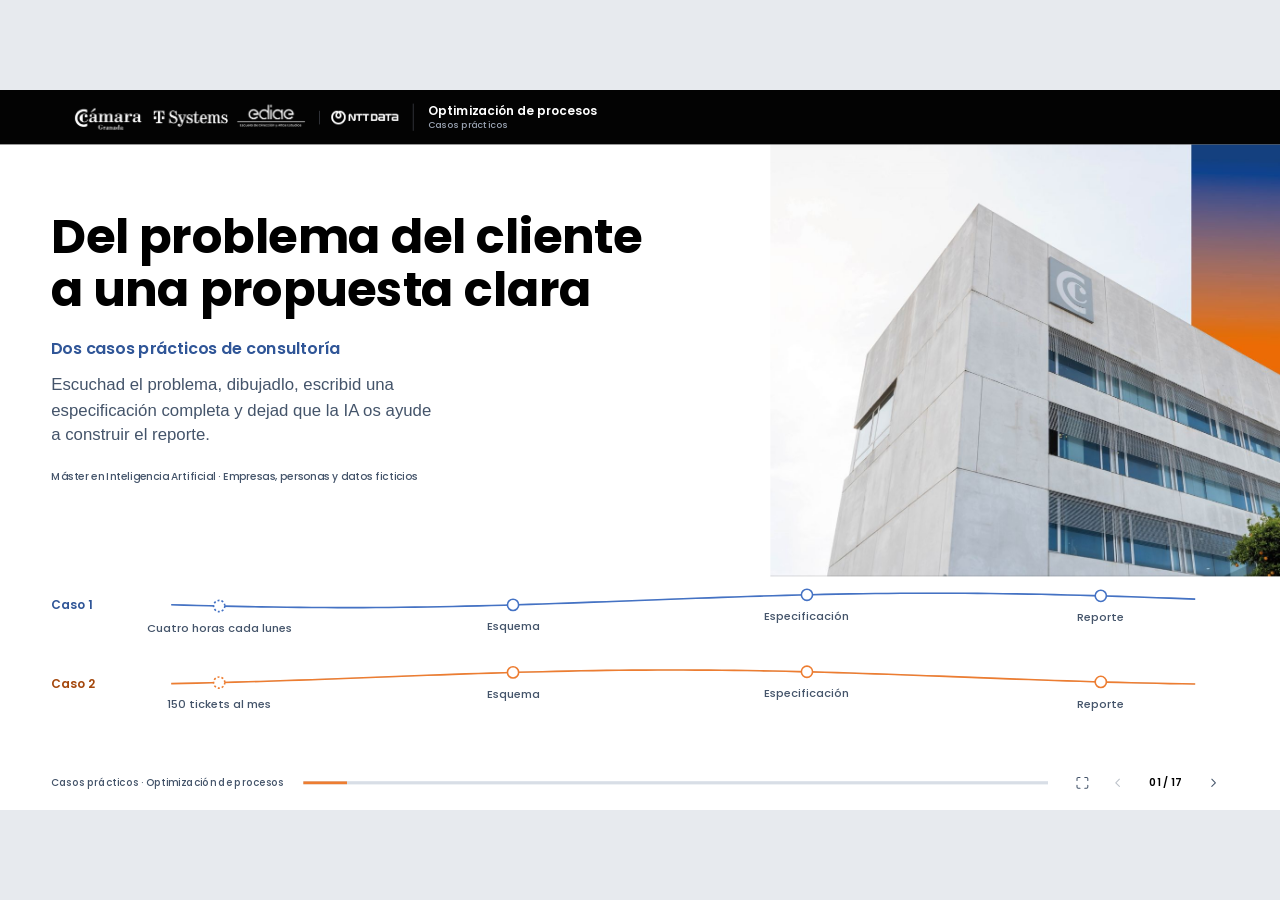
<file: Para clase/_fuente/casos.html>
<!doctype html>
<html lang="es">
<head>
  <meta charset="utf-8">
  <meta name="viewport" content="width=device-width, initial-scale=1">
  <title>Casos prácticos de optimización</title>
  <meta name="description" content="Dos casos ficticios de consultoría para practicar: entender un proceso, dibujarlo, especificar una propuesta y construir el reporte con ayuda de una IA.">
  <link rel="stylesheet" href="casos.css">
</head>
<body>

  <!-- Iconos (trazo 1.75, 24×24) -->
  <svg class="sprite" aria-hidden="true" focusable="false">
    <symbol id="i-diagram" viewBox="0 0 24 24"><rect x="3" y="3" width="7" height="6" rx="1.5"/><rect x="14" y="15" width="7" height="6" rx="1.5"/><path d="M10 6h3.5a2 2 0 0 1 2 2v7"/></symbol>
    <symbol id="i-plus" viewBox="0 0 24 24"><path d="M12 5v14M5 12h14"/></symbol>
    <symbol id="i-minus" viewBox="0 0 24 24"><path d="M5 12h14"/></symbol>
    <symbol id="i-fit" viewBox="0 0 24 24"><path d="M3 8V5a2 2 0 0 1 2-2h3M16 3h3a2 2 0 0 1 2 2v3M21 16v3a2 2 0 0 1-2 2h-3M8 21H5a2 2 0 0 1-2-2v-3"/><rect x="8" y="8" width="8" height="8" rx="1"/></symbol>
    <symbol id="i-expand" viewBox="0 0 24 24"><path d="M15 3h6v6M9 21H3v-6M21 3l-7 7M3 21l7-7"/></symbol>
    <symbol id="i-close" viewBox="0 0 24 24"><path d="M18 6 6 18M6 6l12 12"/></symbol>
    <symbol id="i-arrow" viewBox="0 0 24 24"><path d="M5 12h14M13 6l6 6-6 6"/></symbol>
    <symbol id="i-prev" viewBox="0 0 24 24"><path d="m15 18-6-6 6-6"/></symbol>
    <symbol id="i-next" viewBox="0 0 24 24"><path d="m9 18 6-6-6-6"/></symbol>
    <symbol id="i-screen" viewBox="0 0 24 24"><path d="M8 3H5a2 2 0 0 0-2 2v3M21 8V5a2 2 0 0 0-2-2h-3M16 21h3a2 2 0 0 0 2-2v-3M3 16v3a2 2 0 0 0 2 2h3"/></symbol>
    <symbol id="i-check" viewBox="0 0 24 24"><circle cx="12" cy="12" r="9"/><path d="m8.5 12.5 2.5 2.5 4.5-5"/></symbol>
    <symbol id="i-tick" viewBox="0 0 24 24"><path d="m5 12.5 4.5 4.5L19 7.5"/></symbol>
    <symbol id="i-clock" viewBox="0 0 24 24"><circle cx="12" cy="12" r="9"/><path d="M12 7v5l3 2"/></symbol>
    <symbol id="i-file" viewBox="0 0 24 24"><path d="M14 3H7a2 2 0 0 0-2 2v14a2 2 0 0 0 2 2h10a2 2 0 0 0 2-2V8z"/><path d="M14 3v5h5M9 13h6M9 17h4"/></symbol>
    <symbol id="i-question" viewBox="0 0 24 24"><circle cx="12" cy="12" r="9"/><path d="M9.5 9.5a2.5 2.5 0 0 1 4.9.7c0 1.7-2.4 2.3-2.4 3.8M12 17h.01"/></symbol>
    <symbol id="i-user" viewBox="0 0 24 24"><circle cx="12" cy="8" r="4"/><path d="M4 21a8 8 0 0 1 16 0"/></symbol>
    <symbol id="i-warn" viewBox="0 0 24 24"><path d="M10.3 3.9 2.4 18a2 2 0 0 0 1.7 3h15.8a2 2 0 0 0 1.7-3L13.7 3.9a2 2 0 0 0-3.4 0z"/><path d="M12 9v4M12 17h.01"/></symbol>
    <symbol id="i-bulb" viewBox="0 0 24 24"><path d="M9 18h6M10 21h4M12 3a6 6 0 0 0-3.6 10.8c.6.5 1 1.2 1.1 2V16h5v-.2c.1-.8.5-1.5 1.1-2A6 6 0 0 0 12 3z"/></symbol>
    <symbol id="i-lock" viewBox="0 0 24 24"><rect x="4" y="11" width="16" height="10" rx="2"/><path d="M8 11V7a4 4 0 0 1 8 0v4"/></symbol>
    <symbol id="i-target" viewBox="0 0 24 24"><circle cx="12" cy="12" r="9"/><circle cx="12" cy="12" r="5"/><circle cx="12" cy="12" r="1"/></symbol>
    <symbol id="i-pen" viewBox="0 0 24 24"><path d="M12 20h9"/><path d="M16.5 3.5a2.1 2.1 0 0 1 3 3L7 19l-4 1 1-4z"/></symbol>
    <symbol id="i-code" viewBox="0 0 24 24"><path d="m8 7-5 5 5 5M16 7l5 5-5 5"/></symbol>
    <symbol id="i-download" viewBox="0 0 24 24"><path d="M12 4v11M7 10l5 5 5-5M5 20h14"/></symbol>
    <symbol id="i-eye" viewBox="0 0 24 24"><path d="M2 12s3.6-7 10-7 10 7 10 7-3.6 7-10 7S2 12 2 12z"/><circle cx="12" cy="12" r="3"/></symbol>
    <symbol id="i-external" viewBox="0 0 24 24"><path d="M14 4h6v6M20 4l-9 9M18 14v5a1 1 0 0 1-1 1H5a1 1 0 0 1-1-1V7a1 1 0 0 1 1-1h5"/></symbol>
    <symbol id="i-tool" viewBox="0 0 24 24"><path d="M14.7 6.3a4 4 0 0 0-5.4 5.4L3 18l3 3 6.3-6.3a4 4 0 0 0 5.4-5.4l-2.6 2.6-2.4-.6-.6-2.4z"/></symbol>
  </svg>

  <div class="viewport" id="viewport">
    <div class="stage" id="stage">

      <header class="chrome-top">
        <ul class="chrome-top__logos" aria-label="Entidades participantes">
          <li><img src="assets/img/logos-corporativos.png" alt="Cámara de Comercio de Granada, T-Systems" width="520" height="55"></li>
          <li class="lg-ntt"><img src="assets/img/logo-nttdata.png" alt="NTT DATA" width="314" height="64"></li>
        </ul>
        <span class="brand">
          <span class="brand__name">Casos prácticos</span>
          <span class="chrome-top__section" id="section-label">Optimización de procesos</span>
        </span>
      </header>

      <nav class="rail" id="rail" aria-label="Recorrido de cada caso">
        <div class="rail__track" id="rail-track"></div>
        <span class="rail__marker" id="rail-marker" aria-hidden="true"></span>
      </nav>

      <main class="slides" id="slides" aria-live="off">

        <!-- 01 · Portada -->
        <section class="slide slide--cover" id="portada" data-section="Optimización de procesos" aria-label="Portada">
          <div class="cover">
            <h1 class="cover__title">Del problema del cliente a una propuesta clara</h1>
            <p class="cover__kind">Dos casos prácticos de consultoría</p>
            <p class="cover__sub">Escuchad el problema, dibujadlo, escribid una especificación completa y dejad que la IA os ayude a construir el reporte.</p>
            <p class="cover__meta">Máster en Inteligencia Artificial · Empresas, personas y datos ficticios</p>
          </div>
          <div class="lanes" data-lanes aria-hidden="true"></div>
        </section>

        <!-- 02 · Método -->
        <section class="slide slide--light" id="metodo" data-section="Cómo vamos a trabajar" aria-label="Cómo vamos a trabajar">
          <div class="method">
            <div class="method__head">
              <h2>Cómo vamos a trabajar</h2>
              <p class="lede">El mismo camino que seguimos con un cliente real. La IA solo entra al final: el valor está en entender el problema y saber explicarlo.</p>
            </div>
            <div class="method__steps" role="tablist" aria-label="Pasos del método" data-method></div>
            <div class="method__detail" id="method-detail" role="tabpanel" aria-live="polite"></div>
            <p class="method__note"><b>Por qué en este orden</b>Si los tres primeros pasos están bien hechos, el cuarto es rápido. Si no, la IA rellena los huecos inventando, y lo hace con mucha seguridad.</p>
          </div>
        </section>

        <!-- 03 · Los dos casos -->
        <section class="slide slide--light" id="casos" data-section="Los dos casos" aria-label="Dos casos, dos niveles">
          <div class="start">
            <div class="start__head">
              <h2>Dos casos, dos niveles</h2>
              <p class="lede">Elegid uno. El primero es un problema de datos con reglas fijas; el segundo añade un punto en el que alguien tiene que «leer» documentos.</p>
            </div>

            <div class="compare" role="table" aria-label="Comparación entre los dos casos">
              <div class="compare__row compare__row--head" role="row">
                <span role="columnheader"><span class="visually-hidden">Aspecto</span></span>
                <button type="button" class="compare__who compare__who--c1" role="columnheader" data-goto="c1-contexto">
                  <b>Caso 1 · Las ventas del lunes</b><span>Lucía · cadena de tiendas de bicicletas</span>
                </button>
                <button type="button" class="compare__who compare__who--c2" role="columnheader" data-goto="c2-contexto">
                  <b>Caso 2 · Las notas de gastos</b><span>Javier · consultora de 80 personas</span>
                </button>
              </div>
              <div class="compare__row" role="row">
                <span class="compare__k" role="rowheader">Qué hace hoy</span>
                <p role="cell">Junta cada lunes los Excel de ventas de seis tiendas y prepara un resumen para dirección.</p>
                <p role="cell">Revisa uno a uno los gastos de viaje que suben los empleados antes de pagarlos.</p>
              </div>
              <div class="compare__row" role="row">
                <span class="compare__k" role="rowheader">Dónde duele</span>
                <p role="cell"><b>Cuatro horas de copiar, pegar y corregir</b>, y unas cifras en las que dirección no confía.</p>
                <p role="cell"><b>Tres días al mes leyendo tickets</b>, idas y vueltas por email y empleados que tardan semanas en cobrar.</p>
              </div>
              <div class="compare__row" role="row">
                <span class="compare__k" role="rowheader">Qué datos hay</span>
                <p role="cell">Seis ficheros por semana, cada uno a su manera, y un catálogo de productos.</p>
                <p role="cell">Un formulario que guarda en una hoja de cálculo, las fotos de los tickets y una política en PDF.</p>
              </div>
              <div class="compare__row" role="row">
                <span class="compare__k" role="rowheader">Para quién es el reporte</span>
                <p role="cell">Lucía y el director, que no son técnicos.</p>
                <p role="cell">Javier y la directora financiera, que tiene que aprobar el cambio.</p>
              </div>
              <div class="compare__row" role="row">
                <span class="compare__k" role="rowheader">Dificultad</span>
                <p role="cell"><span class="level" aria-label="Nivel 1 de 3"><i class="on"></i><i></i><i></i></span>Buen primer caso</p>
                <p role="cell"><span class="level" aria-label="Nivel 2 de 3"><i class="on"></i><i class="on"></i><i></i></span>Un paso más</p>
              </div>
            </div>

            <p class="start__note"><svg class="ic" aria-hidden="true"><use href="#i-question"/></svg>No hay una única solución correcta. Se valora que la propuesta resuelva el problema que el cliente tiene de verdad, sea sencilla y esté bien explicada.</p>
          </div>
        </section>

        <!-- 04 · Caso 1 · Contexto -->
        <section class="slide slide--module" id="c1-contexto" data-step="c1-contexto" data-who="c1" data-section="Caso 1 · Las ventas del lunes" aria-label="Caso 1: quién es Lucía y qué le pasa">
          <div class="intro">
            <div class="intro__story">
              <p class="person"><span class="person__avatar" aria-hidden="true">L</span><span><b>Lucía</b>Responsable de administración · Rodalia, cadena de seis tiendas de bicicletas</span></p>
              <blockquote class="quote">«Cada lunes pierdo la mañana copiando y pegando. Y cuando el director me pregunta si las cifras están bien, no siempre sé qué contestarle.»</blockquote>
              <p class="intro__text">Cada tienda le envía por email un Excel con las ventas de la semana. Lucía los junta en un Excel maestro, los corrige y prepara un resumen que el director quiere tener <b>antes de las 12:00</b>.</p>
              <p class="fiction">Caso ficticio: la empresa, las personas y los datos son inventados.</p>
            </div>
            <div class="intro__facts">
              <dl class="figures">
                <div><dt>Tiendas</dt><dd>6</dd><dd class="figures__sub">cinco físicas y una online</dd></div>
                <div><dt>Líneas de venta</dt><dd>~1.200</dd><dd class="figures__sub">cada semana</dd></div>
                <div><dt>Tiempo de Lucía</dt><dd>4 h</dd><dd class="figures__sub">todos los lunes</dd></div>
                <div><dt>Productos en catálogo</dt><dd>380</dd><dd class="figures__sub">cada uno con su código</dd></div>
              </dl>
              <div class="tools">
                <h3>Con qué trabaja hoy</h3>
                <ul><li>Correo electrónico</li><li>Excel</li><li>Carpeta compartida en la nube</li><li>Catálogo de productos en Excel</li></ul>
              </div>
            </div>
          </div>
        </section>

        <!-- 05 · Caso 1 · Hoy -->
        <section class="slide slide--module" id="c1-hoy" data-step="c1-hoy" data-who="c1" data-section="Caso 1 · Las ventas del lunes" aria-label="Caso 1: cómo lo hace hoy Lucía">
          <div class="module">
            <div class="module__text">
              <h2 class="module__title">Así es el lunes de Lucía</h2>
              <ul class="chips"><li>Cada lunes</li><li>Seis ficheros</li><li>Todo a mano</li></ul>
              <p class="module__claim">Casi todo el trabajo consiste en dejar los datos de cada tienda como deberían haber llegado.</p>
              <h3 class="module__label">Qué pasa hoy</h3>
              <ol class="how">
                <li>Descarga los adjuntos y <b>abre los ficheros uno a uno</b>.</li>
                <li>Copia las filas al maestro y <b>corrige fechas, columnas y nombres</b> de producto.</li>
                <li>Hace el resumen y, si algo no cuadra, <b>repasa fila a fila</b>.</li>
              </ol>
              <dl class="deps">
                <div><dt><svg class="ic" aria-hidden="true"><use href="#i-clock"/></svg>Tiempo</dt><dd>Unas cuatro horas cada lunes, siempre con prisa.</dd></div>
                <div><dt><svg class="ic" aria-hidden="true"><use href="#i-warn"/></svg>Errores</dt><dd>En septiembre una tienda se contó dos veces.</dd></div>
                <div><dt><svg class="ic" aria-hidden="true"><use href="#i-user"/></svg>Dirección</dt><dd>Recibe el informe tarde y duda de las cifras.</dd></div>
              </dl>
            </div>
            <div class="viewer">
              <div class="viewer__bar">
                <span class="viewer__title"><svg class="ic" aria-hidden="true"><use href="#i-user"/></svg>Lo que contó Lucía en la reunión</span>
                <span class="sample">Notas sin ordenar</span>
              </div>
              <div class="viewer__body viewer__body--flow">
                <ul class="notes" aria-label="Notas de la reunión con Lucía">
                  <li>«Copio las filas de cada fichero al Excel maestro, el de todo el año. Cuando las columnas vienen en otro orden, voy columna a columna.»</li>
                  <li>«Las tiendas me mandan el Excel por email. Se supone que antes de las 10:00.»</li>
                  <li>«Actualizo la tabla dinámica y el gráfico, y lo comparo a ojo con la semana anterior.»</li>
                  <li>«Si falta una tienda, la llamo o le escribo y espero.»</li>
                  <li>«Quito las filas repetidas, de cuando una tienda manda dos versiones, y las filas de TOTAL.»</li>
                  <li>«Con mi informe, el director decide las reposiciones y las promociones de la semana.»</li>
                  <li>«Guardo los adjuntos en una carpeta y los abro uno a uno, porque cada semana vienen distintos.»</li>
                  <li>«Si algo le parece raro, el director me pregunta y yo vuelvo a repasar los datos fila a fila.»</li>
                  <li>«Unifico las fechas, convierto los importes que vienen como texto y busco en el catálogo el código de cada producto.»</li>
                  <li>«Exporto el resumen a PDF y se lo mando al director. Lo quiere a las 12:00, pero muchas veces llega más tarde.»</li>
                </ul>
              </div>
              <div class="task">
                <p class="task__text"><b>Vuestra tarea</b>Con estas notas, dibujad cómo es hoy el proceso: quién hace cada paso, qué datos entran y salen, y dónde duele. Ese dibujo irá en vuestro reporte, junto a la propuesta, para que Lucía vea que habéis entendido su problema.</p>
                <a class="btn btn--primary" href="https://excalidraw.com" target="_blank" rel="noopener"><svg class="ic" aria-hidden="true"><use href="#i-pen"/></svg>Abrir Excalidraw<svg class="ic" aria-hidden="true"><use href="#i-external"/></svg><span class="visually-hidden"> (se abre en una pestaña nueva)</span></a>
              </div>
            </div>
          </div>
        </section>

        <!-- 06 · Caso 1 · Datos -->
        <section class="slide slide--module" id="c1-datos" data-step="c1-datos" data-who="c1" data-section="Caso 1 · Las ventas del lunes" aria-label="Caso 1: los ficheros que recibe Lucía">
          <div class="module">
            <div class="module__text">
              <h2 class="module__title">Seis tiendas, seis formatos</h2>
              <p class="module__claim">Todas envían las ventas de la semana, pero cada una a su manera. Abrid cada fichero y fijaos en qué tendría que corregir Lucía.</p>
              <h3 class="module__label">Elige un fichero</h3>
              <div class="cases" role="radiogroup" aria-label="Ficheros de cada tienda" data-cases="ficheros"></div>
            </div>
            <div class="viewer">
              <div class="viewer__bar">
                <span class="viewer__title" id="file-title"><svg class="ic" aria-hidden="true"><use href="#i-file"/></svg><span></span></span>
                <span class="sample">Datos de ejemplo</span>
              </div>
              <div class="viewer__body viewer__body--flow">
                <div class="sheet" id="sheet-c1"></div>
              </div>
            </div>
          </div>
        </section>

        <!-- 07 · Caso 1 · Reto -->
        <section class="slide slide--soft" id="c1-reto" data-step="c1-reto" data-who="c1" data-section="Caso 1 · Las ventas del lunes" aria-label="Caso 1: el encargo">
          <div class="brief">
            <div class="brief__head">
              <h2>El encargo de Lucía</h2>
              <p class="brief__ask">«Quiero que el lunes a las 10:30 el resumen esté hecho y pueda dedicarme a revisarlo, no a fabricarlo. Y saber al momento qué tienda no ha enviado.»</p>
            </div>
            <div class="brief__cols">
              <div class="brief__col">
                <h3><svg class="ic" aria-hidden="true"><use href="#i-lock"/></svg>Lo que hay que respetar</h3>
                <ul class="dots">
                  <li>No hay presupuesto para un ERP ni para software de pago.</li>
                  <li>Las tiendas pueden usar una plantilla común, pero no van a aprender herramientas nuevas.</li>
                  <li>Lucía domina Excel, pero no programa. Lo que se haga, tiene que poder lanzarlo ella.</li>
                  <li>El informático externo viene un día a la semana.</li>
                </ul>
              </div>
              <div class="brief__col">
                <h3><svg class="ic" aria-hidden="true"><use href="#i-question"/></svg>Preguntas para analizarlo</h3>
                <ul class="dots">
                  <li>¿Qué pasos se repiten igual cada lunes?</li>
                  <li>¿Qué problemas se pueden evitar en origen y cuáles hay que corregir después?</li>
                  <li>¿Qué necesita ver el director y qué le sobra?</li>
                  <li>¿Cómo sabría Lucía que el resultado es correcto?</li>
                  <li>¿Qué pasa si una tienda no envía o envía dos veces?</li>
                </ul>
              </div>
            </div>
            <div class="hint" data-hint>
              <button type="button" class="hint__btn" aria-expanded="false" aria-controls="hint-c1"><svg class="ic" aria-hidden="true"><use href="#i-bulb"/></svg>Mostrar pista</button>
              <p class="hint__text" id="hint-c1" hidden>Casi todo lo que hace Lucía son reglas fijas que se repiten cada semana. ¿Qué herramienta conocéis capaz de leer muchos Excel, unificarlos, revisarlos y generar un resumen sin que nadie copie y pegue?</p>
            </div>
          </div>
        </section>

        <!-- 08 · Caso 2 · Contexto -->
        <section class="slide slide--module" id="c2-contexto" data-step="c2-contexto" data-who="c2" data-section="Caso 2 · Las notas de gastos" aria-label="Caso 2: quién es Javier y qué le pasa">
          <div class="intro">
            <div class="intro__story">
              <p class="person"><span class="person__avatar" aria-hidden="true">J</span><span><b>Javier</b>Administración · Faro Consultores, consultora de 80 personas</span></p>
              <blockquote class="quote">«Leo cada ticket con lupa, busco la norma en el PDF y aun así se me escapan cosas. Mientras, la gente espera semanas para cobrar.»</blockquote>
              <p class="intro__text">Los empleados suben cada gasto de viaje en un formulario, con la foto del ticket. Javier comprueba que todo cumple la política de gastos <b>antes de pasarlo a contabilidad</b>, que lo paga en la nómina.</p>
              <p class="fiction">Caso ficticio: la empresa, las personas y los datos son inventados.</p>
            </div>
            <div class="intro__facts">
              <dl class="figures">
                <div><dt>Gastos al mes</dt><dd>~150</dd><dd class="figures__sub">de unas 80 personas</dd></div>
                <div><dt>Tiempo de Javier</dt><dd>3 días</dd><dd class="figures__sub">cada mes</dd></div>
                <div><dt>Se devuelven</dt><dd>1 de 3</dd><dd class="figures__sub">por algún problema</dd></div>
                <div><dt>Hasta cobrar</dt><dd>6 sem.</dd><dd class="figures__sub">en el peor caso</dd></div>
              </dl>
              <div class="tools">
                <h3>Con qué trabaja hoy</h3>
                <ul><li>Formulario web</li><li>Hoja de cálculo con las respuestas</li><li>Carpeta con las fotos</li><li>Política de gastos en PDF</li><li>Excel mensual para contabilidad</li></ul>
              </div>
            </div>
          </div>
        </section>

        <!-- 09 · Caso 2 · Hoy -->
        <section class="slide slide--module" id="c2-hoy" data-step="c2-hoy" data-who="c2" data-section="Caso 2 · Las notas de gastos" aria-label="Caso 2: cómo lo hace hoy Javier">
          <div class="module">
            <div class="module__text">
              <h2 class="module__title">Así revisa Javier cada gasto</h2>
              <ul class="chips"><li>Continuo</li><li>Uno a uno</li><li>Todo a mano</li></ul>
              <p class="module__claim">La mayoría de los gastos están bien, pero todos reciben la misma revisión lenta.</p>
              <h3 class="module__label">Qué pasa hoy</h3>
              <ol class="how">
                <li>Abre la foto y <b>compara el ticket con lo que escribió el empleado</b>.</li>
                <li>Comprueba <b>límites, plazos y categorías</b> en la política.</li>
                <li>Si algo falla, <b>lo devuelve por email</b> y espera a que vuelva.</li>
              </ol>
              <dl class="deps">
                <div><dt><svg class="ic" aria-hidden="true"><use href="#i-clock"/></svg>Tiempo</dt><dd>Entre 2 y 10 minutos por gasto, unos 3 días al mes.</dd></div>
                <div><dt><svg class="ic" aria-hidden="true"><use href="#i-warn"/></svg>Errores</dt><dd>Duplicados y excesos que se escapan.</dd></div>
                <div><dt><svg class="ic" aria-hidden="true"><use href="#i-user"/></svg>Empleados</dt><dd>No conocen bien la política y cobran tarde.</dd></div>
              </dl>
            </div>
            <div class="viewer">
              <div class="viewer__bar">
                <span class="viewer__title"><svg class="ic" aria-hidden="true"><use href="#i-user"/></svg>Lo que contó Javier en la reunión</span>
                <span class="sample">Notas sin ordenar</span>
              </div>
              <div class="viewer__body viewer__body--flow">
                <ul class="notes" aria-label="Notas de la reunión con Javier">
                  <li>«Compruebo los límites de cada categoría, los plazos, los conceptos que no se pagan y si ese ticket ya se pagó antes. De memoria o buscando en el PDF.»</li>
                  <li>«Cada empleado rellena la fecha, la categoría, el importe y un comentario, y adjunta una foto del ticket hecha con el móvil.»</li>
                  <li>«Si algo no cumple, le escribo un email explicando qué falta o qué está mal.»</li>
                  <li>«Los gastos que apruebo los copio al Excel mensual que usa contabilidad para pagarlos en la nómina.»</li>
                  <li>«Me llega un aviso por cada respuesta del formulario y abro la foto desde la carpeta compartida.»</li>
                  <li>«Cuando el empleado lo vuelve a subir, empiezo la revisión desde el principio.»</li>
                  <li>«Leo el ticket, a veces borroso o arrugado, y miro que coincida con lo que escribió el empleado.»</li>
                  <li>«Mientras espero su respuesta, el gasto se queda parado. A veces, semanas.»</li>
                  <li>«Si llega aprobado antes del cierre de nómina, se paga ese mes. Si no, al siguiente.»</li>
                </ul>
              </div>
              <div class="task">
                <p class="task__text"><b>Vuestra tarea</b>Con estas notas, dibujad cómo es hoy el proceso: quién hace cada paso, qué datos entran y salen, y dónde duele. Ese dibujo irá en vuestro reporte, junto a la propuesta, para que Javier vea que habéis entendido su problema.</p>
                <a class="btn btn--primary" href="https://excalidraw.com" target="_blank" rel="noopener"><svg class="ic" aria-hidden="true"><use href="#i-pen"/></svg>Abrir Excalidraw<svg class="ic" aria-hidden="true"><use href="#i-external"/></svg><span class="visually-hidden"> (se abre en una pestaña nueva)</span></a>
              </div>
            </div>
          </div>
        </section>

        <!-- 10 · Caso 2 · Normas -->
        <section class="slide slide--light" id="c2-normas" data-step="c2-normas" data-who="c2" data-section="Caso 2 · Las notas de gastos" aria-label="Caso 2: la política de gastos">
          <div class="rules">
            <div class="rules__head">
              <div>
                <h2>Lo que dice la política de gastos</h2>
                <p class="lede">Doce páginas de PDF que Javier se sabe de memoria y los empleados casi nunca leen. Estas son las normas que más se revisan.</p>
              </div>
            </div>
            <ol class="rules__grid" id="rules-c2"></ol>
          </div>
        </section>

        <!-- 11 · Caso 2 · Gastos -->
        <section class="slide slide--module" id="c2-gastos" data-step="c2-gastos" data-who="c2" data-section="Caso 2 · Las notas de gastos" aria-label="Caso 2: seis gastos para revisar">
          <div class="module">
            <div class="module__text">
              <h2 class="module__title">Seis gastos de este mes</h2>
              <p class="module__claim">Poneos en el lugar de Javier: comparad el formulario con el ticket, decidid qué haríais y después mirad lo que hizo él.</p>
              <h3 class="module__label">Elige un gasto</h3>
              <div class="cases" role="radiogroup" aria-label="Gastos para revisar" data-cases="gastos"></div>
            </div>
            <div class="viewer">
              <div class="viewer__bar">
                <span class="viewer__title" id="exp-title"></span>
                <span class="sample">Datos de ejemplo</span>
              </div>
              <div class="viewer__body viewer__body--flow">
                <div class="expense" id="exp-c2"></div>
              </div>
            </div>
          </div>
        </section>

        <!-- 12 · Caso 2 · Reto -->
        <section class="slide slide--soft" id="c2-reto" data-step="c2-reto" data-who="c2" data-section="Caso 2 · Las notas de gastos" aria-label="Caso 2: el encargo">
          <div class="brief">
            <div class="brief__head">
              <h2>El encargo de Javier</h2>
              <p class="brief__ask">«Quiero dedicar mi tiempo a los gastos que de verdad tienen un problema, no a revisar cien tickets que están bien. Y que la gente cobre en el mes.»</p>
            </div>
            <div class="brief__cols">
              <div class="brief__col">
                <h3><svg class="ic" aria-hidden="true"><use href="#i-lock"/></svg>Lo que hay que respetar</h3>
                <ul class="dots">
                  <li>La decisión final de pagar o no la sigue tomando Javier. Lo exige la auditoría.</li>
                  <li>Los tickets tienen datos personales: cuidado con dónde se envían.</li>
                  <li>El formulario se puede cambiar, pero tiene que seguir siendo sencillo para el empleado.</li>
                  <li>El presupuesto es pequeño: nada de grandes plataformas.</li>
                </ul>
              </div>
              <div class="brief__col">
                <h3><svg class="ic" aria-hidden="true"><use href="#i-question"/></svg>Preguntas para analizarlo</h3>
                <ul class="dots">
                  <li>¿Qué comprobaciones son una regla exacta y cuáles exigen leer o interpretar?</li>
                  <li>¿Dónde aportaría de verdad la IA y dónde basta una regla?</li>
                  <li>¿Qué gastos podrían pasar sin que Javier los mire uno a uno?</li>
                  <li>¿Qué se puede evitar antes de que el empleado envíe el gasto?</li>
                  <li>¿Cómo mediríais que la solución funciona?</li>
                </ul>
              </div>
            </div>
            <div class="hint" data-hint>
              <button type="button" class="hint__btn" aria-expanded="false" aria-controls="hint-c2"><svg class="ic" aria-hidden="true"><use href="#i-bulb"/></svg>Mostrar pista</button>
              <p class="hint__text" id="hint-c2" hidden>No todo necesita IA. Separad lo que es una regla (un límite, una fecha, un duplicado) de lo que exige leer una imagen. Quizá la IA solo haga falta en un punto concreto, y siempre con Javier revisando.</p>
            </div>
          </div>
        </section>

        <!-- 13 · Paso 1 · Excalidraw -->
        <section class="slide slide--module" id="paso-dibujo" data-step="paso-dibujo" data-who="m" data-section="Método · Paso 1: dibujar" aria-label="Paso 1: dibujar el problema y la propuesta">
          <div class="module">
            <div class="module__text">
              <h2 class="module__title">Primero, dibujadlo</h2>
              <ul class="chips"><li>Excalidraw</li><li>Un solo lienzo</li><li>Dos marcos</li></ul>
              <p class="module__claim">Si no cabe en un dibujo, todavía no está claro. El esquema es vuestra primera prueba de que habéis entendido el problema.</p>
              <h3 class="module__label">Un buen esquema tiene</h3>
              <ol class="how">
                <li>Un marco <b>«Hoy»</b> y otro <b>«Propuesta»</b>, con los mismos pasos alineados.</li>
                <li>Quién hace cada paso y <b>qué datos entran y salen</b>.</li>
                <li>Los puntos de dolor marcados y una <b>leyenda de colores</b>: manual, automático, IA, persona.</li>
              </ol>
              <div class="module__foot">
                <p>Entregad el archivo <b>.excalidraw</b> y una exportación en <b>.png</b> o <b>.svg</b>. El SVG también os servirá dentro del reporte.</p>
                <a class="btn btn--primary" href="https://excalidraw.com" target="_blank" rel="noopener"><svg class="ic" aria-hidden="true"><use href="#i-pen"/></svg>Abrir Excalidraw y empezar a dibujar<svg class="ic" aria-hidden="true"><use href="#i-external"/></svg><span class="visually-hidden"> (se abre en una pestaña nueva)</span></a>
              </div>
            </div>
            <div class="viewer">
              <div class="viewer__bar">
                <span class="viewer__title"><svg class="ic" aria-hidden="true"><use href="#i-pen"/></svg>Plantilla de esquema</span>
                <ul class="tag-legend" aria-label="Leyenda"><li><i class="dg-tag dg-tag--manual">Manual</i></li><li><i class="dg-tag dg-tag--auto">Automático</i></li><li><i class="dg-tag dg-tag--ia">IA</i></li><li><i class="dg-tag dg-tag--humano">Decide una persona</i></li></ul>
              </div>
              <div class="viewer__body">
                <div class="sketch" id="sketch" data-sketch></div>
              </div>
            </div>
          </div>
        </section>

        <!-- 14 · Paso 2 · Especificación -->
        <section class="slide slide--module" id="paso-spec" data-step="paso-spec" data-who="m" data-section="Método · Paso 2: especificar" aria-label="Paso 2: escribir la especificación en Markdown">
          <div class="module">
            <div class="module__text">
              <h2 class="module__title">Después, escribid la especificación</h2>
              <p class="module__claim">Un Markdown que la IA pueda seguir sin preguntar. Cada sección responde a una pregunta. Elegid una para ver la diferencia entre pedir algo vago y algo concreto.</p>
              <div class="cases cases--compact" role="radiogroup" aria-label="Secciones de la especificación" data-cases="spec"></div>
              <button type="button" class="btn btn--primary spec__dl" id="spec-download"><svg class="ic" aria-hidden="true"><use href="#i-download"/></svg>Descargar plantilla .md</button>
            </div>
            <div class="viewer">
              <div class="viewer__bar">
                <span class="viewer__title"><svg class="ic" aria-hidden="true"><use href="#i-code"/></svg>especificacion.md</span>
                <span class="sample">Ejemplo: una clínica veterinaria</span>
              </div>
              <div class="viewer__body viewer__body--flow">
                <div class="spec" id="spec-view"></div>
              </div>
            </div>
          </div>
        </section>

        <!-- 15 · Paso 3 · Tecnologías -->
        <section class="slide slide--module" id="paso-tec" data-step="paso-tec" data-who="m" data-section="Método · Paso 3: construir" aria-label="Paso 3: con qué construir el reporte">
          <div class="module">
            <div class="module__text">
              <h2 class="module__title">Por último, decid con qué construirlo</h2>
              <p class="module__claim">La IA elige peor que vosotros si no se lo decís. Nombrad las herramientas en la especificación y explicad para qué es cada una.</p>
              <h3 class="module__label">Elige qué necesitas</h3>
              <div class="cases" role="radiogroup" aria-label="Necesidades del reporte" data-cases="tec"></div>
            </div>
            <div class="viewer">
              <div class="viewer__bar">
                <span class="viewer__title" id="tec-title"><svg class="ic" aria-hidden="true"><use href="#i-tool"/></svg><span></span></span>
              </div>
              <div class="viewer__body viewer__body--flow">
                <div class="tec" id="tec-view"></div>
              </div>
            </div>
          </div>
        </section>

        <!-- 16 · Entrega -->
        <section class="slide slide--soft" id="entrega" data-step="entrega" data-who="m" data-section="Método · Entrega" aria-label="Qué entregáis y cómo se valora">
          <div class="deliver">
            <div class="deliver__head">
              <h2>Qué entregáis y cómo se valora</h2>
              <p class="lede">El peso está en el análisis y en la especificación. Un reporte vistoso con un problema mal entendido no aprueba.</p>
            </div>
            <div class="weights" aria-label="Peso orientativo de cada entrega">
              <div class="weights__bar" aria-hidden="true"><span style="--w: 35" class="w1"></span><span style="--w: 40" class="w2"></span><span style="--w: 25" class="w3"></span></div>
              <ol class="weights__list">
                <li class="w1"><b>Esquema en Excalidraw</b><em>35 %</em><span>Se entiende el proceso actual, dónde duele y qué cambia con la propuesta.</span></li>
                <li class="w2"><b>Especificación en Markdown</b><em>40 %</em><span>Completa, concreta y ordenada: la IA podría construir el reporte sin preguntar.</span></li>
                <li class="w3"><b>Reporte HTML</b><em>25 %</em><span>Enseña al cliente su proceso de hoy junto a vuestra propuesta, funciona sin errores y respeta la especificación.</span></li>
              </ol>
            </div>
            <div class="deliver__check">
              <h3>Antes de entregar</h3>
              <ul class="todo" data-todo="check">
                <li>El esquema distingue lo manual, lo automático, la IA y lo que decide una persona</li>
                <li>La especificación tiene todas las secciones de la plantilla</li>
                <li>Cada idea de la propuesta responde a un dolor concreto del cliente</li>
                <li>El reporte enseña vuestro diagrama de hoy junto al de la propuesta</li>
                <li>El reporte se abre con doble clic, sin internet, y no da errores</li>
                <li>Los datos de ejemplo están marcados como ficticios</li>
                <li>Habéis revisado el texto que ha generado la IA, línea a línea</li>
              </ul>
            </div>
          </div>
        </section>

        <!-- 17 · Cierre -->
        <section class="slide slide--black" id="cierre" data-tone="dark" data-section="Cierre" aria-label="Cierre">
          <div class="cover cover--close">
            <h1 class="cover__title">Entended el problema antes de pedirle nada a la IA</h1>
            <dl class="questions">
              <div><dt>Caso 1</dt><dd>¿Cómo conseguimos que Lucía revise el resumen en lugar de fabricarlo?</dd></div>
              <div><dt>Caso 2</dt><dd>¿Cómo conseguimos que Javier solo mire los gastos que tienen un problema?</dd></div>
            </dl>
          </div>
          <div class="lanes lanes--close" data-lanes aria-hidden="true"></div>
        </section>

      </main>

      <footer class="chrome-bottom">
        <span class="chrome-bottom__title">Casos prácticos · Optimización de procesos</span>
        <div class="progress" aria-hidden="true"><span class="progress__fill" id="progress-fill"></span></div>
        <div class="deck-nav">
          <button class="icon-btn" id="btn-fullscreen" type="button" aria-label="Pantalla completa" title="Pantalla completa (F)"><svg class="ic" aria-hidden="true"><use href="#i-screen"/></svg></button>
          <button class="icon-btn" id="slide-prev" type="button" aria-label="Diapositiva anterior" title="Anterior (←)"><svg class="ic" aria-hidden="true"><use href="#i-prev"/></svg></button>
          <span class="deck-nav__counter" id="slide-counter" aria-live="polite">01 / 17</span>
          <button class="icon-btn" id="slide-next" type="button" aria-label="Diapositiva siguiente" title="Siguiente (→)"><svg class="ic" aria-hidden="true"><use href="#i-next"/></svg></button>
        </div>
      </footer>

    </div>
  </div>

  <!-- Vista ampliada de los diagramas -->
  <div class="lightbox" id="lightbox" role="dialog" aria-modal="true" aria-labelledby="lightbox-title" hidden>
    <div class="lightbox__bar">
      <h2 class="lightbox__title" id="lightbox-title"></h2>
      <button class="icon-btn icon-btn--dark" id="lightbox-close" type="button" aria-label="Cerrar vista ampliada" title="Cerrar (Esc)"><svg class="ic" aria-hidden="true"><use href="#i-close"/></svg></button>
    </div>
    <div class="lightbox__body" id="lightbox-body"></div>
  </div>

  <script src="casos_datos.js"></script>
  <script src="casos.js"></script>
</body>
</html>
</file>
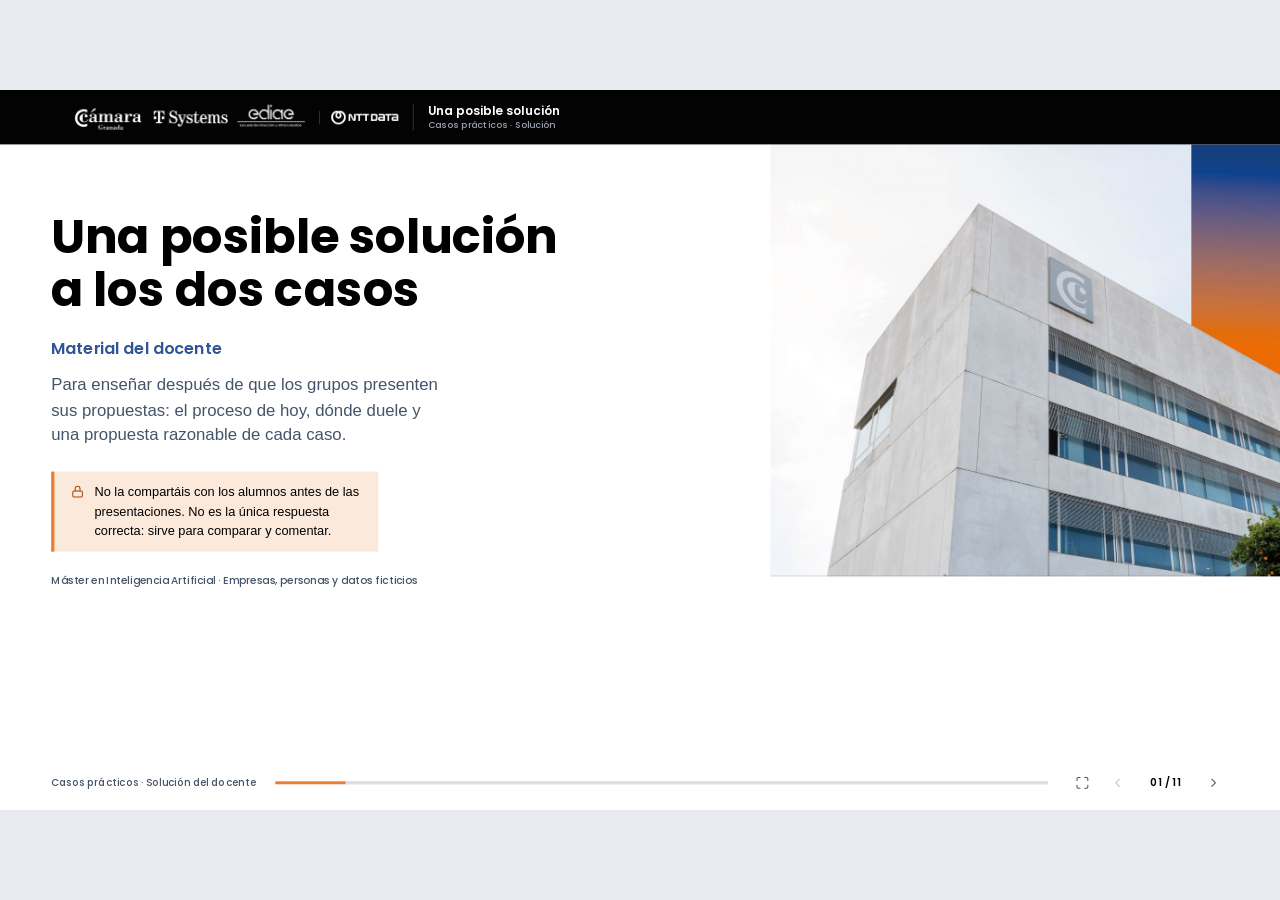
<file: Solo docente/Solucion de los casos/_fuente/solucion.html>
<!doctype html>
<html lang="es">
<head>
  <meta charset="utf-8">
  <meta name="viewport" content="width=device-width, initial-scale=1">
  <title>Solución de los casos</title>
  <meta name="description" content="Material del docente: proceso de hoy, diagnóstico y propuesta de los dos casos prácticos de optimización.">
  <link rel="stylesheet" href="../../../Para clase/_fuente/casos.css">
  <link rel="stylesheet" href="solucion.css">
</head>
<body>

  <!-- Iconos (trazo 1.75, 24×24) -->
  <svg class="sprite" aria-hidden="true" focusable="false">
    <symbol id="i-diagram" viewBox="0 0 24 24"><rect x="3" y="3" width="7" height="6" rx="1.5"/><rect x="14" y="15" width="7" height="6" rx="1.5"/><path d="M10 6h3.5a2 2 0 0 1 2 2v7"/></symbol>
    <symbol id="i-plus" viewBox="0 0 24 24"><path d="M12 5v14M5 12h14"/></symbol>
    <symbol id="i-minus" viewBox="0 0 24 24"><path d="M5 12h14"/></symbol>
    <symbol id="i-fit" viewBox="0 0 24 24"><path d="M3 8V5a2 2 0 0 1 2-2h3M16 3h3a2 2 0 0 1 2 2v3M21 16v3a2 2 0 0 1-2 2h-3M8 21H5a2 2 0 0 1-2-2v-3"/><rect x="8" y="8" width="8" height="8" rx="1"/></symbol>
    <symbol id="i-expand" viewBox="0 0 24 24"><path d="M15 3h6v6M9 21H3v-6M21 3l-7 7M3 21l7-7"/></symbol>
    <symbol id="i-close" viewBox="0 0 24 24"><path d="M18 6 6 18M6 6l12 12"/></symbol>
    <symbol id="i-arrow" viewBox="0 0 24 24"><path d="M5 12h14M13 6l6 6-6 6"/></symbol>
    <symbol id="i-prev" viewBox="0 0 24 24"><path d="m15 18-6-6 6-6"/></symbol>
    <symbol id="i-next" viewBox="0 0 24 24"><path d="m9 18 6-6-6-6"/></symbol>
    <symbol id="i-screen" viewBox="0 0 24 24"><path d="M8 3H5a2 2 0 0 0-2 2v3M21 8V5a2 2 0 0 0-2-2h-3M16 21h3a2 2 0 0 0 2-2v-3M3 16v3a2 2 0 0 0 2 2h3"/></symbol>
    <symbol id="i-check" viewBox="0 0 24 24"><circle cx="12" cy="12" r="9"/><path d="m8.5 12.5 2.5 2.5 4.5-5"/></symbol>
    <symbol id="i-tick" viewBox="0 0 24 24"><path d="m5 12.5 4.5 4.5L19 7.5"/></symbol>
    <symbol id="i-clock" viewBox="0 0 24 24"><circle cx="12" cy="12" r="9"/><path d="M12 7v5l3 2"/></symbol>
    <symbol id="i-file" viewBox="0 0 24 24"><path d="M14 3H7a2 2 0 0 0-2 2v14a2 2 0 0 0 2 2h10a2 2 0 0 0 2-2V8z"/><path d="M14 3v5h5M9 13h6M9 17h4"/></symbol>
    <symbol id="i-question" viewBox="0 0 24 24"><circle cx="12" cy="12" r="9"/><path d="M9.5 9.5a2.5 2.5 0 0 1 4.9.7c0 1.7-2.4 2.3-2.4 3.8M12 17h.01"/></symbol>
    <symbol id="i-user" viewBox="0 0 24 24"><circle cx="12" cy="8" r="4"/><path d="M4 21a8 8 0 0 1 16 0"/></symbol>
    <symbol id="i-warn" viewBox="0 0 24 24"><path d="M10.3 3.9 2.4 18a2 2 0 0 0 1.7 3h15.8a2 2 0 0 0 1.7-3L13.7 3.9a2 2 0 0 0-3.4 0z"/><path d="M12 9v4M12 17h.01"/></symbol>
    <symbol id="i-bulb" viewBox="0 0 24 24"><path d="M9 18h6M10 21h4M12 3a6 6 0 0 0-3.6 10.8c.6.5 1 1.2 1.1 2V16h5v-.2c.1-.8.5-1.5 1.1-2A6 6 0 0 0 12 3z"/></symbol>
    <symbol id="i-lock" viewBox="0 0 24 24"><rect x="4" y="11" width="16" height="10" rx="2"/><path d="M8 11V7a4 4 0 0 1 8 0v4"/></symbol>
    <symbol id="i-target" viewBox="0 0 24 24"><circle cx="12" cy="12" r="9"/><circle cx="12" cy="12" r="5"/><circle cx="12" cy="12" r="1"/></symbol>
    <symbol id="i-pen" viewBox="0 0 24 24"><path d="M12 20h9"/><path d="M16.5 3.5a2.1 2.1 0 0 1 3 3L7 19l-4 1 1-4z"/></symbol>
    <symbol id="i-code" viewBox="0 0 24 24"><path d="m8 7-5 5 5 5M16 7l5 5-5 5"/></symbol>
    <symbol id="i-download" viewBox="0 0 24 24"><path d="M12 4v11M7 10l5 5 5-5M5 20h14"/></symbol>
    <symbol id="i-eye" viewBox="0 0 24 24"><path d="M2 12s3.6-7 10-7 10 7 10 7-3.6 7-10 7S2 12 2 12z"/><circle cx="12" cy="12" r="3"/></symbol>
    <symbol id="i-external" viewBox="0 0 24 24"><path d="M14 4h6v6M20 4l-9 9M18 14v5a1 1 0 0 1-1 1H5a1 1 0 0 1-1-1V7a1 1 0 0 1 1-1h5"/></symbol>
    <symbol id="i-tool" viewBox="0 0 24 24"><path d="M14.7 6.3a4 4 0 0 0-5.4 5.4L3 18l3 3 6.3-6.3a4 4 0 0 0 5.4-5.4l-2.6 2.6-2.4-.6-.6-2.4z"/></symbol>
  </svg>

  <div class="viewport" id="viewport">
    <div class="stage" id="stage">

      <header class="chrome-top">
        <ul class="chrome-top__logos" aria-label="Entidades participantes">
          <li><img src="../../../Para clase/_fuente/assets/img/logos-corporativos.png" alt="Cámara de Comercio de Granada, T-Systems" width="520" height="55"></li>
          <li class="lg-ntt"><img src="../../../Para clase/_fuente/assets/img/logo-nttdata.png" alt="NTT DATA" width="314" height="64"></li>
        </ul>
        <span class="brand">
          <span class="brand__name">Casos prácticos · Solución</span>
          <span class="chrome-top__section" id="section-label">Una posible solución</span>
        </span>
      </header>

      <nav class="rail" id="rail" aria-label="Recorrido de cada caso">
        <div class="rail__track" id="rail-track"></div>
        <span class="rail__marker" id="rail-marker" aria-hidden="true"></span>
      </nav>

      <main class="slides" id="slides" aria-live="off">

        <!-- 01 · Portada -->
        <section class="slide slide--cover" id="portada" data-section="Una posible solución" aria-label="Portada">
          <div class="cover">
            <h1 class="cover__title">Una posible solución a los dos casos</h1>
            <p class="cover__kind">Material del docente</p>
            <p class="cover__sub">Para enseñar después de que los grupos presenten sus propuestas: el proceso de hoy, dónde duele y una propuesta razonable de cada caso.</p>
            <p class="cover__warn"><svg class="ic" aria-hidden="true"><use href="#i-lock"/></svg>No la compartáis con los alumnos antes de las presentaciones. No es la única respuesta correcta: sirve para comparar y comentar.</p>
            <p class="cover__meta">Máster en Inteligencia Artificial · Empresas, personas y datos ficticios</p>
          </div>
        </section>

        <!-- 02 · Caso 1 · Hoy -->
        <section class="slide slide--module" id="c1-hoy" data-step="c1-hoy" data-who="c1" data-section="Caso 1 · Las ventas del lunes" aria-label="Caso 1: el proceso de hoy">
          <div class="module">
            <div class="module__text">
              <h2 class="module__title">El lunes de Lucía, dibujado</h2>
              <ul class="chips"><li>10 pasos</li><li>Casi todo a mano</li><li>Un bucle</li></ul>
              <p class="module__claim">Es lo que deberían haber sacado de las notas de la reunión, ordenado y con los dolores marcados.</p>
              <h3 class="module__label">Qué no puede faltar en su dibujo</h3>
              <ol class="how">
                <li>Quién hace cada paso: <b>casi todo lo hace Lucía, a mano</b>.</li>
                <li><b>Dónde duele</b>: copiar al maestro, corregir formatos y las dudas del director.</li>
                <li><b>El bucle</b>: si el director duda, Lucía repasa los datos fila a fila.</li>
              </ol>
              <dl class="deps">
                <div><dt><svg class="ic" aria-hidden="true"><use href="#i-warn"/></svg>Fallo típico</dt><dd>Dibujar «Excel → informe» y perder los pasos de limpieza, que son el problema.</dd></div>
                <div><dt><svg class="ic" aria-hidden="true"><use href="#i-question"/></svg>Preguntad</dt><dd>¿En qué paso se contó dos veces una tienda en septiembre?</dd></div>
              </dl>
            </div>
            <div class="viewer">
              <div class="viewer__bar">
                <span class="viewer__title"><svg class="ic" aria-hidden="true"><use href="#i-diagram"/></svg>Proceso actual</span>
                <ul class="tag-legend" aria-label="Leyenda"><li><i class="dg-tag dg-tag--manual">Manual</i></li><li><i class="dg-tag dg-tag--dolor">Punto de dolor</i></li></ul>
              </div>
              <div class="viewer__body">
                <div class="panel" data-diagram="c1-hoy" data-title="Caso 1 · cómo es hoy"></div>
              </div>
            </div>
          </div>
        </section>

        <!-- 03 · Caso 1 · Diagnóstico -->
        <section class="slide slide--light" id="c1-dolor" data-step="c1-dolor" data-who="c1" data-section="Caso 1 · Las ventas del lunes" aria-label="Caso 1: diagnóstico">
          <div class="sol">
            <div class="sol__head">
              <h2>Cada dolor tiene una causa</h2>
              <p class="lede">El problema no es hacer el resumen, sino preparar los datos. Y casi todo se puede evitar en origen o resolver con una regla.</p>
            </div>
            <table class="sol-table">
              <thead><tr><th style="width: 24%">Lo que contó Lucía</th><th style="width: 24%">Por qué pasa</th><th>Cómo se resuelve</th><th style="width: 15%">Tipo</th></tr></thead>
              <tbody>
                <tr><td>«Cada semana vienen distintos»</td><td data-k="Causa">Cada tienda usa su propia plantilla.</td><td data-k="Solución">Una plantilla común, con la lista de productos en un desplegable.</td><td><i class="dg-tag dg-tag--origen">En origen</i></td></tr>
                <tr><td>Copiar columna a columna</td><td data-k="Causa">Columnas en otro orden y con otros nombres.</td><td data-k="Solución">Un diccionario de equivalencias: «Día» es Fecha, «Artículo» es Producto…</td><td><i class="dg-tag dg-tag--auto">Regla</i></td></tr>
                <tr><td>Fechas e importes como texto</td><td data-k="Causa">Cada Excel los escribe a su manera.</td><td data-k="Solución">Se normalizan al leer: un único formato de fecha y de número.</td><td><i class="dg-tag dg-tag--auto">Regla</i></td></tr>
                <tr><td>Productos escritos a mano</td><td data-k="Causa">Nombre libre en lugar del código.</td><td data-k="Solución">Desplegable en origen. Para los antiguos, emparejar por parecido y marcar lo dudoso.</td><td><div class="tags"><i class="dg-tag dg-tag--auto">Regla</i><i class="dg-tag dg-tag--humano">Lucía</i></div></td></tr>
                <tr><td>Una tienda contada dos veces</td><td data-k="Causa">Dos versiones del mismo fichero.</td><td data-k="Solución">Quedarse siempre con la última versión de cada tienda y quitar las filas de TOTAL.</td><td><i class="dg-tag dg-tag--auto">Regla</i></td></tr>
                <tr><td>La tienda que falta</td><td data-k="Causa">Nadie avisa hasta que Lucía se da cuenta.</td><td data-k="Solución">Aviso automático a la tienda a las 10:00.</td><td><i class="dg-tag dg-tag--auto">Regla</i></td></tr>
                <tr><td>«¿Esto está bien?»</td><td data-k="Causa">No queda rastro de lo que se cambió.</td><td data-k="Solución">Una hoja de control: qué entró, qué se quitó y por qué, y qué cambia frente a la semana anterior.</td><td><i class="dg-tag dg-tag--humano">Lucía revisa</i></td></tr>
              </tbody>
            </table>
            <p class="start__note"><svg class="ic" aria-hidden="true"><use href="#i-bulb"/></svg><span>Ningún paso exige leer o interpretar: <b>son reglas fijas</b>. Por eso este caso se resuelve sin IA. Si un grupo la pone en todos los pasos, preguntadle qué regla no sabría escribir.</span></p>
          </div>
        </section>

        <!-- 04 · Caso 1 · Propuesta -->
        <section class="slide slide--module" id="c1-propuesta" data-step="c1-propuesta" data-who="c1" data-section="Caso 1 · Las ventas del lunes" aria-label="Caso 1: la propuesta">
          <div class="module">
            <div class="module__text">
              <h2 class="module__title">Un script que prepara el lunes</h2>
              <ul class="chips"><li>Python y pandas</li><li>Doble clic</li><li>Sin IA</li></ul>
              <p class="module__claim">Lucía deja de fabricar el resumen y pasa a revisarlo.</p>
              <h3 class="module__label">Las piezas</h3>
              <ol class="how">
                <li><b>En origen</b>: plantilla común con la lista de productos.</li>
                <li><b>Script «Preparar lunes»</b>: une, limpia, empareja y deja listos la hoja de control, el maestro y el PDF.</li>
                <li><b>Lucía</b> revisa solo lo marcado y envía a las 10:30.</li>
              </ol>
              <dl class="deps">
                <div><dt><svg class="ic" aria-hidden="true"><use href="#i-tool"/></svg>Instalación</dt><dd>La hace el informático externo en una visita. Lucía solo hace doble clic.</dd></div>
                <div><dt><svg class="ic" aria-hidden="true"><use href="#i-lock"/></svg>Coste</dt><dd>Nada en licencias: Python y librerías gratuitas.</dd></div>
                <div><dt><svg class="ic" aria-hidden="true"><use href="#i-bulb"/></svg>¿Y la IA?</dt><dd>Opcional, para emparejar nombres muy raros. Siempre con Lucía revisando.</dd></div>
              </dl>
            </div>
            <div class="viewer">
              <div class="viewer__bar">
                <span class="viewer__title"><svg class="ic" aria-hidden="true"><use href="#i-diagram"/></svg>Propuesta</span>
                <ul class="tag-legend" aria-label="Leyenda"><li><i class="dg-tag dg-tag--auto">Automático</i></li><li><i class="dg-tag dg-tag--humano">Decide una persona</i></li></ul>
              </div>
              <div class="viewer__body">
                <div class="panel" data-diagram="c1-propuesta" data-title="Caso 1 · propuesta"></div>
              </div>
            </div>
          </div>
        </section>

        <!-- 05 · Caso 1 · Qué cambia -->
        <section class="slide slide--soft" id="c1-cambio" data-step="c1-cambio" data-who="c1" data-section="Caso 1 · Las ventas del lunes" aria-label="Caso 1: qué cambia">
          <div class="sol">
            <div class="sol__head">
              <h2>Qué cambia para Lucía</h2>
              <p class="lede">Lo que un buen reporte debería enseñar al cliente: su lunes de hoy junto al de la propuesta, y lo que todavía hay que confirmar con ella.</p>
            </div>
            <div class="sol__body">
              <table class="sol-table sol-table--ba">
                <thead><tr><th style="width: 26%"></th><th>Hoy</th><th>Con la propuesta</th></tr></thead>
                <tbody>
                  <tr><td>Tiempo de Lucía</td><td data-k="Hoy">Unas 4 horas cada lunes.</td><td data-k="Propuesta">Unos 20 minutos de revisión.</td></tr>
                  <tr><td>Hora del informe</td><td data-k="Hoy">Muchas veces, después de las 12:00.</td><td data-k="Propuesta">Listo a las 10:30.</td></tr>
                  <tr><td>Tienda que falta</td><td data-k="Hoy">Lucía la llama y espera.</td><td data-k="Propuesta">Aviso automático a las 10:00.</td></tr>
                  <tr><td>Duplicados y TOTAL</td><td data-k="Hoy">A veces se escapan.</td><td data-k="Propuesta">Se quitan siempre y queda anotado.</td></tr>
                  <tr><td>«¿Esto está bien?»</td><td data-k="Hoy">Repasar fila a fila.</td><td data-k="Propuesta">Abrir la hoja de control y contestar.</td></tr>
                  <tr><td>Quién da el visto bueno</td><td data-k="Hoy">Lucía.</td><td data-k="Propuesta">Lucía, con mucha más información.</td></tr>
                </tbody>
              </table>
              <div class="sol__aside">
                <div class="brief__col brief__col--pending">
                  <h3><svg class="ic" aria-hidden="true"><use href="#i-question"/></svg>Por validar con Lucía</h3>
                  <ul class="dots">
                    <li>¿Cómo se cuentan las devoluciones de la tienda online?</li>
                    <li>¿Qué diferencia con la semana anterior merece un aviso?</li>
                    <li>Si una tienda llega por la tarde, ¿se envía sin ella o se espera?</li>
                  </ul>
                </div>
                <div class="brief__col">
                  <h3><svg class="ic" aria-hidden="true"><use href="#i-target"/></svg>Cómo sabremos que funciona</h3>
                  <ul class="dots">
                    <li>Minutos de Lucía cada lunes.</li>
                    <li>Hora a la que sale el informe.</li>
                    <li>Errores encontrados después de enviarlo.</li>
                  </ul>
                </div>
              </div>
            </div>
            <p class="start__note"><svg class="ic" aria-hidden="true"><use href="#i-warn"/></svg><span><b>Trampas habituales:</b> proponer un ERP o Power BI (no hay presupuesto), un chatbot, olvidar la tienda que llega tarde o no dar a Lucía forma de comprobar el resultado.</span></p>
          </div>
        </section>

        <!-- 06 · Caso 2 · Hoy -->
        <section class="slide slide--module" id="c2-hoy" data-step="c2-hoy" data-who="c2" data-section="Caso 2 · Las notas de gastos" aria-label="Caso 2: el proceso de hoy">
          <div class="module">
            <div class="module__text">
              <h2 class="module__title">La revisión de Javier, dibujada</h2>
              <ul class="chips"><li>9 pasos</li><li>Todo pasa por Javier</li><li>Un bucle</li></ul>
              <p class="module__claim">Es lo que deberían haber sacado de las notas de la reunión, ordenado y con los dolores marcados.</p>
              <h3 class="module__label">Qué no puede faltar en su dibujo</h3>
              <ol class="how">
                <li>Todos los gastos reciben <b>la misma revisión, uno a uno</b>.</li>
                <li><b>Dónde duele</b>: leer el ticket y esperar la respuesta del empleado.</li>
                <li><b>El bucle</b>: si algo no cumple, la revisión empieza de cero.</li>
              </ol>
              <dl class="deps">
                <div><dt><svg class="ic" aria-hidden="true"><use href="#i-warn"/></svg>Fallo típico</dt><dd>Olvidar la fila de abajo: las devoluciones son la mitad del problema.</dd></div>
                <div><dt><svg class="ic" aria-hidden="true"><use href="#i-question"/></svg>Preguntad</dt><dd>¿Por qué un empleado puede tardar seis semanas en cobrar?</dd></div>
              </dl>
            </div>
            <div class="viewer">
              <div class="viewer__bar">
                <span class="viewer__title"><svg class="ic" aria-hidden="true"><use href="#i-diagram"/></svg>Proceso actual</span>
                <ul class="tag-legend" aria-label="Leyenda"><li><i class="dg-tag dg-tag--manual">Manual</i></li><li><i class="dg-tag dg-tag--dolor">Punto de dolor</i></li></ul>
              </div>
              <div class="viewer__body">
                <div class="panel" data-diagram="c2-hoy" data-title="Caso 2 · cómo es hoy"></div>
              </div>
            </div>
          </div>
        </section>

        <!-- 07 · Caso 2 · Regla o IA -->
        <section class="slide slide--light" id="c2-regla-ia" data-step="c2-regla-ia" data-who="c2" data-section="Caso 2 · Las notas de gastos" aria-label="Caso 2: qué es una regla y qué necesita IA">
          <div class="sol">
            <div class="sol__head">
              <h2>¿Regla, IA o Javier?</h2>
              <p class="lede">La pregunta clave del caso. Casi todas las comprobaciones son una comparación exacta; solo leer la foto exige interpretar.</p>
            </div>
            <table class="sol-table">
              <thead><tr><th style="width: 30%">Comprobación</th><th>Qué hace falta</th><th style="width: 17%">Quién</th></tr></thead>
              <tbody>
                <tr><td>Leer el ticket</td><td data-k="Hace falta">Sacar de una foto la fecha, el importe, el establecimiento y las líneas.</td><td><i class="dg-tag dg-tag--ia">IA</i></td></tr>
                <tr><td><span class="rule">N1</span>Plazo</td><td data-k="Hace falta">Comparar la fecha del ticket con la del envío.</td><td><i class="dg-tag dg-tag--auto">Regla</i></td></tr>
                <tr><td><span class="rule">N2</span>Comidas</td><td data-k="Hace falta">Dividir entre los asistentes y comparar con 30 o 45 €.</td><td><i class="dg-tag dg-tag--auto">Regla</i></td></tr>
                <tr><td><span class="rule">N3</span>Hotel</td><td data-k="Hace falta">Dividir entre las noches y comparar con 110 €.</td><td><i class="dg-tag dg-tag--auto">Regla</i></td></tr>
                <tr><td><span class="rule">N4</span>No se pagan</td><td data-k="Hace falta">Buscar alcohol, minibar o multas en las líneas que leyó la IA.</td><td><i class="dg-tag dg-tag--auto">Regla</i></td></tr>
                <tr><td><span class="rule">N5</span>Justificante</td><td data-k="Hace falta">Si se lee lo dice la IA; si hace falta factura, el importe.</td><td><div class="tags"><i class="dg-tag dg-tag--ia">IA</i><i class="dg-tag dg-tag--auto">Regla</i></div></td></tr>
                <tr><td><span class="rule">N6</span>Una sola vez</td><td data-k="Hace falta">Buscar el mismo establecimiento, fecha e importe en lo ya pagado.</td><td><i class="dg-tag dg-tag--auto">Regla</i></td></tr>
                <tr><td>Formulario frente a ticket</td><td data-k="Hace falta">Comparar lo que escribió el empleado con lo que leyó la IA.</td><td><i class="dg-tag dg-tag--auto">Regla</i></td></tr>
                <tr><td>¿Se paga o no?</td><td data-k="Hace falta">Responder ante la auditoría.</td><td><i class="dg-tag dg-tag--humano">Javier</i></td></tr>
              </tbody>
            </table>
            <p class="start__note"><svg class="ic" aria-hidden="true"><use href="#i-bulb"/></svg><span>La IA aparece una vez y <b>no decide nada</b>. Si lee mal un ticket, el cruce con el formulario lo detecta porque no coinciden.</span></p>
          </div>
        </section>

        <!-- 08 · Caso 2 · Propuesta -->
        <section class="slide slide--module" id="c2-propuesta" data-step="c2-propuesta" data-who="c2" data-section="Caso 2 · Las notas de gastos" aria-label="Caso 2: la propuesta">
          <div class="module">
            <div class="module__text">
              <h2 class="module__title">Tres bandejas para Javier</h2>
              <ul class="chips"><li>IA con visión</li><li>Reglas en Python</li><li>Javier firma</li></ul>
              <p class="module__claim">Javier deja de revisar cien tickets que están bien y dedica su tiempo a los que tienen un problema.</p>
              <h3 class="module__label">Las piezas</h3>
              <ol class="how">
                <li><b>Formulario</b> que pide lo que falta antes de enviar.</li>
                <li><b>IA</b> que solo lee el ticket y devuelve siempre los mismos campos.</li>
                <li><b>Reglas</b> que comprueban la política y reparten en tres bandejas.</li>
                <li><b>Javier</b> aprueba en bloque lo correcto y decide el resto.</li>
              </ol>
              <dl class="deps">
                <div><dt><svg class="ic" aria-hidden="true"><use href="#i-lock"/></svg>Privacidad</dt><dd>Proveedor con acuerdo de tratamiento de datos y sin entrenar con los tickets.</dd></div>
                <div><dt><svg class="ic" aria-hidden="true"><use href="#i-check"/></svg>Auditoría</dt><dd>Cada decisión queda registrada con la norma aplicada y quién la tomó.</dd></div>
              </dl>
            </div>
            <div class="viewer">
              <div class="viewer__bar">
                <span class="viewer__title"><svg class="ic" aria-hidden="true"><use href="#i-diagram"/></svg>Propuesta</span>
                <ul class="tag-legend" aria-label="Leyenda"><li><i class="dg-tag dg-tag--auto">Automático</i></li><li><i class="dg-tag dg-tag--ia">IA</i></li><li><i class="dg-tag dg-tag--humano">Decide una persona</i></li></ul>
              </div>
              <div class="viewer__body">
                <div class="panel" data-diagram="c2-propuesta" data-title="Caso 2 · propuesta"></div>
              </div>
            </div>
          </div>
        </section>

        <!-- 09 · Caso 2 · Los seis gastos -->
        <section class="slide slide--light" id="c2-gastos" data-step="c2-gastos" data-who="c2" data-section="Caso 2 · Las notas de gastos" aria-label="Caso 2: los seis gastos con la propuesta">
          <div class="sol">
            <div class="sol__head">
              <h2>Los seis gastos, con la propuesta</h2>
              <p class="lede">Los mismos gastos que revisó la clase. Hoy le llevaron a Javier 34 minutos; con la propuesta, unos 4, y solo mira tres.</p>
            </div>
            <table class="sol-table">
              <thead><tr><th style="width: 18%">Gasto</th><th>Qué detecta el sistema</th><th style="width: 12%">Bandeja</th><th style="width: 24%">Qué hace Javier</th><th style="width: 11%">Tiempo</th></tr></thead>
              <tbody>
                <tr><td>Tren a Zaragoza</td><td data-k="Detecta">Todo coincide y cumple.</td><td><span class="verdict__pill verdict__pill--ok">Correcto</span></td><td data-k="Javier">Lo aprueba en bloque.</td><td class="num" data-k="Tiempo">2 min → segundos</td></tr>
                <tr><td>Comida con cliente</td><td data-k="Detecta">El formulario dice 86,40 € y el ticket 74,10 €. Hay vino <b>(N4)</b>. Con el formulario nuevo, los asistentes ya son obligatorios.</td><td><span class="verdict__pill verdict__pill--partial">Ajustar</span></td><td data-k="Javier">Acepta el importe ya calculado: 65,10 €.</td><td class="num" data-k="Tiempo">7 → 1 min</td></tr>
                <tr><td>Hotel en Bilbao</td><td data-k="Detecta">119 € por noche, por encima de 110 € <b>(N3)</b>. La factura es correcta.</td><td><span class="verdict__pill verdict__pill--partial">Ajustar</span></td><td data-k="Javier">Acepta 220 €.</td><td class="num" data-k="Tiempo">5 → 1 min</td></tr>
                <tr><td>Taxi al aeropuerto</td><td data-k="Detecta">La fecha del ticket (14/09) no coincide con la del formulario y está fuera de plazo <b>(N1)</b>.</td><td><span class="verdict__pill verdict__pill--rejected">Revisar</span></td><td data-k="Javier">Confirma el rechazo.</td><td class="num" data-k="Tiempo">6 → 1 min</td></tr>
                <tr><td>Parking</td><td data-k="Detecta">La foto no se lee <b>(N5)</b>: el formulario pide otra en el momento.</td><td><span class="verdict__pill verdict__pill--returned">No llega</span></td><td data-k="Javier">Nada. Le llega ya con una foto que se lee.</td><td class="num" data-k="Tiempo">4 min → 0</td></tr>
                <tr><td>Cena de equipo</td><td data-k="Detecta">Mismo establecimiento, fecha e importe que un gasto ya pagado a J. T. <b>(N6)</b>.</td><td><span class="verdict__pill verdict__pill--rejected">Revisar</span></td><td data-k="Javier">Confirma el rechazo.</td><td class="num" data-k="Tiempo">10 → 1 min</td></tr>
              </tbody>
            </table>
            <p class="start__note"><svg class="ic" aria-hidden="true"><use href="#i-bulb"/></svg><span>El duplicado y la fecha equivocada son justo lo que <b>a una persona se le escapa</b> y a una regla no. Y el parking enseña el valor de evitar el problema en origen.</span></p>
          </div>
        </section>

        <!-- 10 · Caso 2 · Qué cambia -->
        <section class="slide slide--soft" id="c2-cambio" data-step="c2-cambio" data-who="c2" data-section="Caso 2 · Las notas de gastos" aria-label="Caso 2: qué cambia">
          <div class="sol">
            <div class="sol__head">
              <h2>Qué cambia para Javier</h2>
              <p class="lede">Lo que un buen reporte debería enseñar a Javier y a la directora financiera: el proceso de hoy junto al de la propuesta, y lo que falta decidir.</p>
            </div>
            <div class="sol__body">
              <table class="sol-table sol-table--ba">
                <thead><tr><th style="width: 26%"></th><th>Hoy</th><th>Con la propuesta</th></tr></thead>
                <tbody>
                  <tr><td>Tiempo de Javier</td><td data-k="Hoy">Unos 3 días al mes.</td><td data-k="Propuesta">Menos de 1 día al mes.</td></tr>
                  <tr><td>Gastos devueltos</td><td data-k="Hoy">1 de cada 3.</td><td data-k="Propuesta">Pocos: el formulario pide lo que falta y la foto se repite al momento.</td></tr>
                  <tr><td>Hasta cobrar</td><td data-k="Hoy">Hasta 6 semanas.</td><td data-k="Propuesta">En la nómina del mes.</td></tr>
                  <tr><td>Duplicados</td><td data-k="Hoy">Se escapan.</td><td data-k="Propuesta">Se detectan siempre, también entre empleados.</td></tr>
                  <tr><td>Quién decide</td><td data-k="Hoy">Javier.</td><td data-k="Propuesta">Javier, como exige la auditoría.</td></tr>
                </tbody>
              </table>
              <div class="sol__aside">
                <div class="brief__col brief__col--pending">
                  <h3><svg class="ic" aria-hidden="true"><use href="#i-question"/></svg>Por validar con Javier</h3>
                  <ul class="dots">
                    <li>¿Qué proveedor de IA acepta la directora financiera?</li>
                    <li>¿Cuántos gastos correctos revisa al azar? Proponemos 1 de cada 10.</li>
                    <li>¿Su formulario admite estas validaciones o hay que cambiarlo?</li>
                  </ul>
                </div>
                <div class="brief__col">
                  <h3><svg class="ic" aria-hidden="true"><use href="#i-target"/></svg>Cómo sabremos que funciona</h3>
                  <ul class="dots">
                    <li>Horas de Javier al mes y gastos devueltos.</li>
                    <li>Días hasta el pago.</li>
                    <li>Duplicados y lecturas erróneas detectados.</li>
                  </ul>
                </div>
              </div>
            </div>
            <p class="start__note"><svg class="ic" aria-hidden="true"><use href="#i-warn"/></svg><span><b>Trampas habituales:</b> dejar que la IA apruebe o rechace sola, usar IA para lo que es una comparación, ignorar los datos personales o no medir nada.</span></p>
          </div>
        </section>

        <!-- 11 · Cierre -->
        <section class="slide slide--black" id="cierre" data-tone="dark" data-section="Cierre" aria-label="Cierre">
          <div class="cover cover--close">
            <h1 class="cover__title">Primero el problema; después, la herramienta</h1>
            <dl class="questions">
              <div><dt>Caso 1</dt><dd>No hacía falta IA: eran reglas fijas. Lo difícil era verlo en el dibujo de hoy.</dd></div>
              <div><dt>Caso 2</dt><dd>La IA solo lee el ticket. Las reglas comprueban y Javier sigue decidiendo.</dd></div>
              <div><dt>Los dos</dt><dd>Lo que más se valora: que el cliente reconozca su proceso y vea qué cambia.</dd></div>
            </dl>
          </div>
        </section>

      </main>

      <footer class="chrome-bottom">
        <span class="chrome-bottom__title">Casos prácticos · Solución del docente</span>
        <div class="progress" aria-hidden="true"><span class="progress__fill" id="progress-fill"></span></div>
        <div class="deck-nav">
          <button class="icon-btn" id="btn-fullscreen" type="button" aria-label="Pantalla completa" title="Pantalla completa (F)"><svg class="ic" aria-hidden="true"><use href="#i-screen"/></svg></button>
          <button class="icon-btn" id="slide-prev" type="button" aria-label="Diapositiva anterior" title="Anterior (←)"><svg class="ic" aria-hidden="true"><use href="#i-prev"/></svg></button>
          <span class="deck-nav__counter" id="slide-counter" aria-live="polite">01 / 11</span>
          <button class="icon-btn" id="slide-next" type="button" aria-label="Diapositiva siguiente" title="Siguiente (→)"><svg class="ic" aria-hidden="true"><use href="#i-next"/></svg></button>
        </div>
      </footer>

    </div>
  </div>

  <!-- Vista ampliada de los diagramas -->
  <div class="lightbox" id="lightbox" role="dialog" aria-modal="true" aria-labelledby="lightbox-title" hidden>
    <div class="lightbox__bar">
      <h2 class="lightbox__title" id="lightbox-title"></h2>
      <button class="icon-btn icon-btn--dark" id="lightbox-close" type="button" aria-label="Cerrar vista ampliada" title="Cerrar (Esc)"><svg class="ic" aria-hidden="true"><use href="#i-close"/></svg></button>
    </div>
    <div class="lightbox__body" id="lightbox-body"></div>
  </div>

  <script src="solucion_datos.js"></script>
  <script src="../../../Para clase/_fuente/casos.js"></script>
</body>
</html>
</file>
<file: Para clase/_fuente/casos.css>
/* ══════════════════════════════════════════
   Casos prácticos · Optimización de procesos
   Lienzo 16:9 de 1600×900 que se escala a la
   pantalla. Estilo de la plataforma Sibou Lab
   (capa corporativa): banda negra con los logos,
   páginas blancas, titulares negros en Arial,
   etiquetas en Poppins, filetes azul (#4472C4) y
   naranja (#ED7D31), regla vertical pizarra.
   Sin sombras ni esquinas redondeadas.
   ══════════════════════════════════════════ */

@font-face {
  font-family: "Poppins";
  src: url("assets/fonts/poppins-latin-400.woff2") format("woff2");
  font-weight: 400; font-style: normal; font-display: swap;
  unicode-range: U+0000-00FF, U+0131, U+0152-0153, U+02BB-02BC, U+02C6, U+02DA, U+02DC, U+0304, U+0308, U+0329, U+2000-206F, U+20AC, U+2122, U+2191, U+2193, U+2212, U+2215, U+FEFF, U+FFFD;
}
@font-face {
  font-family: "Poppins";
  src: url("assets/fonts/poppins-latin-ext-400.woff2") format("woff2");
  font-weight: 400; font-style: normal; font-display: swap;
  unicode-range: U+0100-02BA, U+02BD-02C5, U+02C7-02CC, U+02CE-02D7, U+02DD-02FF, U+0304, U+0308, U+0329, U+1D00-1DBF, U+1E00-1E9F, U+1EF2-1EFF, U+2020, U+20A0-20AB, U+20AD-20C0, U+2113, U+2C60-2C7F, U+A720-A7FF;
}
@font-face {
  font-family: "Poppins";
  src: url("assets/fonts/poppins-latin-500.woff2") format("woff2");
  font-weight: 500; font-style: normal; font-display: swap;
  unicode-range: U+0000-00FF, U+0131, U+0152-0153, U+02BB-02BC, U+02C6, U+02DA, U+02DC, U+0304, U+0308, U+0329, U+2000-206F, U+20AC, U+2122, U+2191, U+2193, U+2212, U+2215, U+FEFF, U+FFFD;
}
@font-face {
  font-family: "Poppins";
  src: url("assets/fonts/poppins-latin-ext-500.woff2") format("woff2");
  font-weight: 500; font-style: normal; font-display: swap;
  unicode-range: U+0100-02BA, U+02BD-02C5, U+02C7-02CC, U+02CE-02D7, U+02DD-02FF, U+0304, U+0308, U+0329, U+1D00-1DBF, U+1E00-1E9F, U+1EF2-1EFF, U+2020, U+20A0-20AB, U+20AD-20C0, U+2113, U+2C60-2C7F, U+A720-A7FF;
}
@font-face {
  font-family: "Poppins";
  src: url("assets/fonts/poppins-latin-600.woff2") format("woff2");
  font-weight: 600; font-style: normal; font-display: swap;
  unicode-range: U+0000-00FF, U+0131, U+0152-0153, U+02BB-02BC, U+02C6, U+02DA, U+02DC, U+0304, U+0308, U+0329, U+2000-206F, U+20AC, U+2122, U+2191, U+2193, U+2212, U+2215, U+FEFF, U+FFFD;
}
@font-face {
  font-family: "Poppins";
  src: url("assets/fonts/poppins-latin-ext-600.woff2") format("woff2");
  font-weight: 600; font-style: normal; font-display: swap;
  unicode-range: U+0100-02BA, U+02BD-02C5, U+02C7-02CC, U+02CE-02D7, U+02DD-02FF, U+0304, U+0308, U+0329, U+1D00-1DBF, U+1E00-1E9F, U+1EF2-1EFF, U+2020, U+20A0-20AB, U+20AD-20C0, U+2113, U+2C60-2C7F, U+A720-A7FF;
}
@font-face {
  font-family: "Poppins";
  src: url("assets/fonts/poppins-latin-700.woff2") format("woff2");
  font-weight: 700; font-style: normal; font-display: swap;
  unicode-range: U+0000-00FF, U+0131, U+0152-0153, U+02BB-02BC, U+02C6, U+02DA, U+02DC, U+0304, U+0308, U+0329, U+2000-206F, U+20AC, U+2122, U+2191, U+2193, U+2212, U+2215, U+FEFF, U+FFFD;
}
@font-face {
  font-family: "Poppins";
  src: url("assets/fonts/poppins-latin-ext-700.woff2") format("woff2");
  font-weight: 700; font-style: normal; font-display: swap;
  unicode-range: U+0100-02BA, U+02BD-02C5, U+02C7-02CC, U+02CE-02D7, U+02DD-02FF, U+0304, U+0308, U+0329, U+1D00-1DBF, U+1E00-1E9F, U+1EF2-1EFF, U+2020, U+20A0-20AB, U+20AD-20C0, U+2113, U+2C60-2C7F, U+A720-A7FF;
}

:root {
  /* Colores de la plantilla corporativa */
  --black: #000000;
  --black-2: #1d1f24;
  --band: #030303;
  --blue: #4472c4;
  --blue-ink: #2f5597;
  --blue-light: #8fb0e6;
  --accent: #ed7d31;
  --accent-ink: #a4470c;
  --green: #2e7d4f;
  --green-ink: #2e7d4f;
  --green-tint: #e6f4ec;
  --orange: #ed7d31;
  --orange-ink: #a4470c;
  --red-ink: #b3261e;
  --red-tint: #fbe9e7;
  /* Neutros pizarra */
  --ink: #000000;
  --ink-2: #44546a;
  --ink-3: #5c6b80;
  --line: #d8dee6;
  --line-2: #c3cad4;
  --paper: #ffffff;
  --soft: #f5f7f9;
  --tint-blue: #eaf0fa;
  --tint-orange: #fbe9dc;
  --orange-line: #f2c9aa;
  --slate: #44546a;
  --on-dark: #ffffff;
  --on-dark-2: #c9ced8;
  --on-dark-3: #9aa3b2;
  --on-dark-line: #3a3d44;
  --display: Arial, "Helvetica Neue", Helvetica, sans-serif;
  --sans: Arial, "Helvetica Neue", Helvetica, sans-serif;
  --brand: "Poppins", Arial, sans-serif;
  --mono: ui-monospace, "SF Mono", Menlo, Consolas, monospace;
  --ease-out: cubic-bezier(.16, 1, .3, 1);
}

*, *::before, *::after { box-sizing: border-box; }

html, body {
  margin: 0;
  height: 100%;
  background: #e7eaee;
  color: var(--ink);
  font-family: var(--sans);
  -webkit-font-smoothing: antialiased;
  text-rendering: optimizeLegibility;
  font-kerning: normal;
}

body { overflow: hidden; }

::selection { background: rgba(237, 125, 49, .28); color: var(--black); }

h1, h2, h3, p, ol, ul, dl, dd, figure { margin: 0; }
ol, ul { padding: 0; list-style: none; }
button { font: inherit; color: inherit; }
img { display: block; max-width: 100%; }

.sprite { position: absolute; width: 0; height: 0; overflow: hidden; }

.ic {
  width: 18px; height: 18px; flex: 0 0 auto;
  fill: none; stroke: currentColor; stroke-width: 1.75;
  stroke-linecap: round; stroke-linejoin: round;
}

:focus { outline: none; }
:focus-visible { outline: 2px solid var(--orange); outline-offset: 2px; }

.visually-hidden {
  position: absolute; width: 1px; height: 1px; margin: -1px; padding: 0;
  overflow: hidden; clip: rect(0 0 0 0); white-space: nowrap; border: 0;
}

/* ───────────── Lienzo ───────────── */

.viewport {
  position: fixed; inset: 0;
  overflow: hidden;
  background: #e7eaee;
}

.stage {
  position: absolute;
  left: 50%; top: 50%;
  width: 1600px; height: 900px;
  transform: translate(-50%, -50%) scale(var(--k, 1));
  transform-origin: 50% 50%;
  overflow: hidden;
  background: var(--paper);
}

/* ───────────── Banda negra superior y pie ───────────── */

.chrome-top {
  position: absolute; z-index: 20;
  left: 0; right: 0; top: 0; height: 68px;
  display: flex; align-items: center; gap: 18px;
  padding: 0 64px;
  background: var(--band);
  color: var(--on-dark);
  pointer-events: none;
}

.chrome-top__logos { display: flex; align-items: center; gap: 14px; flex: 0 0 auto; }
.chrome-top__logos img { display: block; width: auto; max-width: none; height: 34px; }
.chrome-top__logos .lg-ntt { padding-left: 14px; border-left: 1px solid var(--on-dark-line); }
.chrome-top__logos .lg-ntt img { height: 17px; }

.brand {
  display: flex; flex-direction: column; gap: 1px;
  padding-left: 18px; border-left: 1px solid var(--on-dark-line);
  white-space: nowrap;
}
.chrome-top__section { font: 600 15px/1.25 var(--brand); color: var(--on-dark); }
.brand__name { order: 1; font: 500 11.5px/1.2 var(--brand); color: var(--on-dark-3); }

.chrome-bottom {
  position: absolute; z-index: 20;
  left: 64px; right: 64px; bottom: 0; height: 68px;
  display: flex; align-items: center; gap: 24px;
  color: var(--ink-2);
  font: 500 12.5px var(--brand);
}
.chrome-bottom__title { flex: 0 0 auto; }

.progress { flex: 1; height: 4px; background: var(--line); overflow: hidden; }
.progress__fill {
  display: block; height: 100%; width: 100%;
  background: var(--orange);
  transform-origin: 0 50%;
  transform: scaleX(var(--p, 0));
  transition: transform .6s var(--ease-out);
}

.deck-nav { display: flex; align-items: center; gap: 6px; }
.deck-nav__counter {
  min-width: 70px; text-align: center;
  font: 600 13px var(--brand); color: var(--ink);
  font-variant-numeric: tabular-nums; letter-spacing: .02em;
}

.stage[data-tone="dark"] .chrome-bottom { color: var(--on-dark-3); }
.stage[data-tone="dark"] .progress { background: var(--on-dark-line); }
.stage[data-tone="dark"] .deck-nav__counter { color: var(--on-dark); }

.icon-btn {
  display: inline-grid; place-items: center;
  width: 38px; height: 38px; padding: 0;
  border: 1px solid transparent;
  background: transparent; color: var(--ink-2);
  cursor: pointer;
  transition: background-color .15s ease, color .15s ease, border-color .15s ease;
}
.icon-btn:hover { border-color: var(--line); background: var(--soft); color: var(--black); }
.icon-btn:disabled { opacity: .35; cursor: default; background: transparent; border-color: transparent; }
.stage[data-tone="dark"] .icon-btn { color: var(--on-dark-2); }
.stage[data-tone="dark"] .icon-btn:hover { border-color: var(--on-dark-line); background: #151619; color: var(--on-dark); }
.icon-btn--dark { color: var(--on-dark-2); }
.icon-btn--dark:hover { border-color: var(--on-dark-line); background: #151619; color: var(--on-dark); }

/* ───────────── Diapositivas ───────────── */

.slides { position: absolute; inset: 0; }

.slide {
  position: absolute; inset: 0;
  padding: 108px 64px 88px;
  visibility: hidden;
  opacity: 0;
  background: var(--paper);
}
.slide.is-active { visibility: visible; opacity: 1; z-index: 1; }
.slide.is-leaving { visibility: visible; z-index: 0; }

/* Regla vertical pizarra a la izquierda del contenido, como en la plataforma */
.slide::before {
  content: ""; position: absolute; left: 38px; top: 112px; bottom: 92px;
  border-left: 1.5px solid var(--slate);
}
.slide[data-step]::before, .slide--module::before { top: 164px; }
.slide--cover::before, .slide--black::before { content: none; }

.slide--soft { background: var(--soft); }
.slide--black { color: var(--on-dark); background: var(--band); }
.slide--cover {
  background: var(--paper) url("assets/img/sede.jpg") right 0 top 68px / auto 540px no-repeat;
}
.slide--module { padding-top: 160px; }

h1, h2 { font-family: var(--display); font-weight: 700; color: var(--black); text-wrap: balance; }
h2 { font-size: 48px; line-height: 1.1; letter-spacing: -.01em; }
[data-tone="dark"] h1, [data-tone="dark"] h2 { color: var(--on-dark); }

.lede { margin-top: 18px; max-width: 62ch; font-size: 21px; line-height: 1.5; color: var(--ink-2); text-wrap: pretty; }
[data-tone="dark"] .lede { color: var(--on-dark-2); }

/* ───────────── Portada y cierre ───────────── */

.slide--cover, .slide--black#cierre { padding-top: 150px; }

.cover { max-width: 1060px; }
.cover__title { font-size: 74px; line-height: 1.05; letter-spacing: -.015em; }
.slide--cover .cover { max-width: 820px; }
.slide--cover .cover__title { font: 700 60px/1.1 var(--brand); letter-spacing: -.01em; }
.cover__kind { margin-top: 26px; font: 600 20px var(--brand); color: var(--blue-ink); }
.cover__sub { margin-top: 14px; max-width: 42ch; font-size: 21px; line-height: 1.5; color: var(--ink-2); text-wrap: pretty; }
.cover__meta { margin-top: 26px; font: 500 13px var(--brand); color: var(--ink-2); }
.cover--close .cover__title { max-width: 24ch; font-size: 64px; }
.cover--close .cover__sub { margin-top: 26px; }


/* ───────────── Texto + diagrama con capas ───────────── */

.split { display: grid; grid-template-columns: 440px 1fr; gap: 48px; height: 100%; }
.split__text { display: flex; flex-direction: column; min-height: 0; }
.split__text .lede { margin-top: 14px; font-size: 18px; }

.layers { margin-top: 20px; display: grid; gap: 0; }
.layers button {
  display: grid; grid-template-columns: 12px 1fr; column-gap: 14px; row-gap: 2px;
  width: 100%; padding: 7px 10px; text-align: left;
  border: 0; background: transparent; cursor: pointer;
  transition: background-color .15s ease;
}
.layers button::before {
  content: ""; grid-row: 1 / span 2; width: 12px; height: 12px; margin-top: 4px;
  background: var(--sw, var(--line-2)); border: 1px solid var(--swb, var(--line-2));
}
.layers b { font-size: 15.5px; font-weight: 600; color: var(--black); }
.layers span { font-size: 14px; line-height: 1.4; color: var(--ink-2); }
.layers button:hover, .layers button.is-on { background: var(--paper); }
.layers [data-layer="l-pipe"]  { --sw: #e6fafb; --swb: #86dde4; }
.layers [data-layer="l-rules"] { --sw: #fff7e2; --swb: #ecd189; }
.layers [data-layer="l-check"] { --sw: #fff1e5; --swb: #f1bf94; }
.layers [data-layer="l-human"] { --sw: #e9f7ef; --swb: #93d3ae; }
.layers [data-layer="l-store"] { --sw: #f2f5f9; --swb: #cbd6e1; }
.layers [data-layer="l-agent"] { --sw: #f6f7f9; --swb: #9aa9b8; }

/* ───────────── Pila: título + diagrama ancho ───────────── */

.stack { display: flex; flex-direction: column; gap: 22px; height: 100%; }
.stack__head { display: flex; align-items: flex-end; justify-content: space-between; gap: 40px; }
.stack__head .lede { margin-top: 12px; font-size: 19px; }


/* ───────────── Módulos ───────────── */

.module { display: grid; grid-template-columns: 440px 1fr; gap: 48px; height: 100%; }
.module__text { display: flex; flex-direction: column; min-height: 0; }

.module__title { display: flex; align-items: baseline; gap: 16px; font-size: 42px; line-height: 1.1; }

.chips { display: flex; flex-wrap: wrap; gap: 6px; margin-top: 16px; }
.chips li {
  padding: 3px 10px;
  border: 1px solid var(--line);
  font: 500 12.5px/1.5 var(--brand); color: var(--blue-ink);
}

.module__claim { margin-top: 18px; font-size: 20px; line-height: 1.5; color: var(--ink); text-wrap: pretty; }

.module__label { margin-top: 24px; font: 600 13.5px var(--brand); color: var(--black); }

.how { margin-top: 10px; display: grid; gap: 10px; counter-reset: how; }
.how li {
  position: relative; padding-left: 38px;
  font-size: 16px; line-height: 1.5; color: var(--ink-2);
  counter-increment: how;
}
.how li::before {
  content: counter(how);
  position: absolute; left: 0; top: 1px;
  width: 24px; height: 24px;
  display: grid; place-items: center;
  font: 600 12.5px/1 var(--brand); color: var(--who-on, #fff);
  background: var(--who, var(--blue));
}
.how li:not(:last-child)::after {
  content: ""; position: absolute; left: 12px; top: 28px; bottom: -8px; width: 1px; background: var(--line);
}
.how b { color: var(--ink); font-weight: 700; }

.deps { margin-top: auto; display: grid; border-top: 1px solid var(--line-2); }
.deps > div { display: grid; grid-template-columns: 118px 1fr; gap: 14px; padding: 11px 0; border-bottom: 1px solid var(--line); }
.deps dt { display: flex; align-items: center; gap: 9px; height: 22px; font: 600 13px var(--brand); color: var(--ink); }
.deps dt .ic { width: 16px; height: 16px; color: var(--ink-3); }
.deps dd { font-size: 15px; line-height: 1.45; color: var(--ink-2); }

/* ───────────── Visor ───────────── */

.viewer {
  position: relative;
  display: flex; flex-direction: column;
  min-height: 0; height: 100%;
  border: 1px solid var(--line);
  border-top: 3px solid var(--who, var(--blue));
  background: var(--paper);
  overflow: hidden;
}
.viewer--solo { height: 100%; }

.viewer__bar {
  flex: 0 0 auto;
  display: flex; align-items: flex-end; justify-content: space-between;
  height: 52px; padding: 0 12px;
  border-bottom: 1px solid var(--line);
  background: var(--paper);
}

.tabs { display: flex; gap: 4px; height: 100%; }
.tab {
  position: relative;
  display: inline-flex; align-items: center; gap: 9px;
  height: 100%; padding: 0 14px;
  border: 0; background: none; cursor: pointer;
  font: 600 14px var(--brand); color: var(--ink-3);
  transition: color .2s ease;
}
.tab::after {
  content: ""; position: absolute; left: 10px; right: 10px; bottom: -1px; height: 3px;
  background: var(--orange);
  transform: scaleX(0); transform-origin: 50% 100%;
  transition: transform .32s var(--ease-out);
}
.tab:hover { color: var(--black); }
.tab[aria-selected="true"] { color: var(--black); }
.tab[aria-selected="true"]::after { transform: scaleX(1); }
.tab[aria-selected="true"] .ic { color: var(--blue); }

.viewer__body { position: relative; flex: 1; min-height: 0; }
.panel { position: absolute; inset: 0; }
.panel[hidden] { display: block; visibility: hidden; pointer-events: none; }
.panel.is-entering { animation: panel-in .38s var(--ease-out); }
@keyframes panel-in { from { opacity: 0; filter: blur(3px); } to { opacity: 1; filter: none; } }

/* Lienzo con zoom */

.pz {
  position: absolute; inset: 0; overflow: hidden;
  cursor: grab; touch-action: none; user-select: none;
  background-color: var(--paper);
  background-image: radial-gradient(circle, #dfe4ea 1px, transparent 1.2px);
  background-size: 22px 22px;
}
.pz.is-dragging { cursor: grabbing; }
.pz__content { position: absolute; left: 0; top: 0; transform-origin: 0 0; }
.pz__content > img { display: block; max-width: none; }

.pz-tools {
  position: absolute; right: 12px; bottom: 12px; z-index: 3;
  display: flex; align-items: center; gap: 2px;
  padding: 4px;
  border: 1px solid var(--line-2);
  background: var(--paper);
}
.pz-tools .icon-btn { width: 34px; height: 34px; color: var(--ink-2); }
.pz-tools .icon-btn:hover { background: var(--soft); color: var(--black); }
.pz-tools__zoom {
  min-width: 54px; height: 34px; padding: 0 6px;
  border: 0; background: none; cursor: pointer;
  font: 600 12.5px var(--brand); color: var(--ink-2);
  font-variant-numeric: tabular-nums;
}
.pz-tools__zoom:hover { background: var(--soft); color: var(--black); }
.pz-tools__sep { width: 1px; height: 20px; margin: 0 4px; background: var(--line-2); }

.pz-hint {
  position: absolute; left: 14px; bottom: 16px; z-index: 2;
  font: 500 12px var(--brand); color: var(--ink-3);
  pointer-events: none;
}

.pz-info {
  position: absolute; left: 12px; bottom: 12px; z-index: 3;
  width: min(470px, calc(100% - 290px));
  padding: 12px 14px;
  border: 1px solid var(--line);
  border-left: 3px solid var(--orange);
  background: var(--paper);
  font-size: 14px; line-height: 1.45; color: var(--ink-2);
}
.pz-info b { display: block; margin-bottom: 2px; font-size: 15px; color: var(--black); }
.pz-info--idle { color: var(--ink-3); }

/* Diagramas */

.dg { position: absolute; left: 0; top: 0; font-family: var(--sans); }
.dg-groups, .dg-nodes { position: absolute; inset: 0; }
.dg-edges { position: absolute; left: 0; top: 0; overflow: visible; pointer-events: none; }

.dg-group {
  position: absolute;
  border: 1px solid var(--gb, var(--line));
  border-top: 3px solid var(--gt-line, var(--gb, var(--line-2)));
  background: var(--gbg, var(--soft));
  transition: opacity .25s ease, outline-color .25s ease;
  outline: 3px solid transparent;
}
.dg-group__head { position: absolute; left: 0; right: 0; top: 0; padding: 10px 16px 0; text-align: center; }
.dg--manual .dg-group__head { text-align: left; }
.dg-group__t { font: 600 15px/1.3 var(--brand); color: var(--gt, var(--ink)); }
.dg-group__d { margin-top: 2px; font-size: 15px; color: var(--ink-2); line-height: 1.35; }

.dg-group--input   { --gbg: var(--soft);        --gb: var(--line);        --gt-line: var(--slate);  --gt: var(--ink); }
.dg-group--module  { --gbg: var(--tint-blue);   --gb: #c9d7ef;            --gt-line: var(--blue);   --gt: var(--blue-ink); }
.dg-group--output  { --gbg: var(--tint-blue);   --gb: #c9d7ef;            --gt-line: var(--blue);   --gt: var(--blue-ink); }
.dg-group--feed    { --gbg: var(--green-tint);  --gb: #bfe0cc;            --gt-line: var(--green);  --gt: var(--green-ink); }
.dg-group--context { --gbg: var(--tint-blue);   --gb: #c9d7ef;            --gt-line: var(--blue);   --gt: var(--blue-ink); }
.dg-group--impact  { --gbg: var(--tint-orange); --gb: var(--orange-line); --gt-line: var(--orange); --gt: var(--orange-ink); }
.dg-group--ext     { --gbg: #eceef2;            --gb: #c3cad4;            --gt-line: var(--black);  --gt: var(--black); }
.dg-group--end     { --gbg: var(--soft);        --gb: var(--line-2);      --gt-line: var(--line-2); --gt: var(--ink-2); border-style: dashed; }

.dg-node {
  position: absolute; left: 0; top: 0;
  padding: 12px 14px;
  border: 1px solid #b9c3cf;
  background: var(--paper);
  text-align: center;
  transition: opacity .25s ease, border-color .2s ease, outline-color .2s ease;
  outline: 3px solid transparent;
}
.dg-node__t { display: block; font-size: 18px; font-weight: 700; color: var(--black); line-height: 1.3; }
.dg-node__d { display: block; margin-top: 3px; font-size: 15.5px; color: var(--ink-2); line-height: 1.4; }
.dg-node__m {
  display: inline-block; margin-top: 6px; padding: 1px 7px;
  font: 600 12.5px var(--brand); color: var(--ink-2); background: var(--soft);
  font-variant-numeric: tabular-nums; letter-spacing: .01em;
}
.dg-node__items { display: grid; text-align: center; }
.dg-node__items li { padding: 7px 0; border-bottom: 1px solid var(--line); }
.dg-node__items li:first-child { padding-top: 0; }
.dg-node__items li:last-child { border-bottom: 0; padding-bottom: 0; }
.dg-node__items .dg-node__t { font-size: 17px; }
.dg-node__items .dg-node__m { margin-top: 3px; }
.dg-node__items + .dg-node__t, .dg-node__t + .dg-node__items { margin-top: 8px; }

.dg-node--core {
  background: var(--black); border-color: var(--black);
}
.dg-node--core .dg-node__t { color: var(--on-dark); }
.dg-node--core .dg-node__d { color: var(--on-dark-2); }
.dg-node--core .dg-node__m { color: var(--on-dark-2); background: rgba(255, 255, 255, .1); }
.dg-node--core .dg-node__items li { border-color: var(--on-dark-line); }

.dg-node--start { background: var(--black); border-color: var(--black); }
.dg-node--start .dg-node__t { color: var(--on-dark); }
.dg-node--start .dg-node__d { color: var(--on-dark-2); }

.dg-node--legacy { border-style: dashed; border-color: var(--line-2); background: var(--soft); }
.dg-node--legacy .dg-node__t { color: var(--ink-2); }

.dg-node--link { cursor: pointer; }
.dg-node--link::after {
  content: ""; position: absolute; right: 7px; top: 7px; width: 13px; height: 13px;
  background: var(--blue);
  -webkit-mask: url("data:image/svg+xml,%3Csvg xmlns='http://www.w3.org/2000/svg' viewBox='0 0 24 24' fill='none' stroke='black' stroke-width='2.2' stroke-linecap='round' stroke-linejoin='round'%3E%3Cpath d='M7 17 17 7M8 7h9v9'/%3E%3C/svg%3E") center / contain no-repeat;
          mask: url("data:image/svg+xml,%3Csvg xmlns='http://www.w3.org/2000/svg' viewBox='0 0 24 24' fill='none' stroke='black' stroke-width='2.2' stroke-linecap='round' stroke-linejoin='round'%3E%3Cpath d='M7 17 17 7M8 7h9v9'/%3E%3C/svg%3E") center / contain no-repeat;
}
.dg-node--start.dg-node--link::after { background: var(--accent); }
.dg-node:hover, .dg-node:focus-visible { border-color: var(--blue); outline-color: rgba(68, 114, 196, .18); }
.dg-node:focus-visible { outline-offset: 0; }

.dg-edge { fill: none; stroke: #8a96a8; stroke-width: 1.6; transition: stroke .2s ease, opacity .25s ease; }
.dg-edge--dashed { stroke-dasharray: 6 5; }
.dg-label {
  position: absolute; left: 0; top: 0; z-index: 2;
  transform: translate(-50%, -50%);
  padding: 2px 9px;
  border: 1px solid var(--line); background: var(--paper);
  max-width: 170px; text-align: center; line-height: 1.3;
  font: 500 13px/1.35 var(--brand); color: var(--ink-2);
  transition: opacity .25s ease, color .2s ease, border-color .2s ease;
}

.dg-label--nowrap { max-width: none; white-space: nowrap; }

.dg.is-focus .dg-node:not(.is-lit) { opacity: .26; }
.dg.is-focus .dg-group:not(.is-lit) { opacity: .45; }
.dg.is-focus .dg-edge:not(.is-lit) { opacity: .12; }
.dg.is-focus .dg-label:not(.is-lit) { opacity: .15; }
.dg .dg-edge.is-lit { stroke: var(--blue); stroke-width: 2.2; }
.dg .dg-label.is-lit { color: var(--blue-ink); border-color: var(--blue); }
.dg .dg-node.is-source { border-color: var(--blue); outline-color: rgba(68, 114, 196, .22); }
.dg .dg-group.is-lit { outline-color: rgba(68, 114, 196, .14); }

/* ───────────── Colores de cada caso ─────────────
   Caso 1 en azul, caso 2 en naranja y el método en negro.
   --who-on es el color del texto sobre el color del caso
   (sobre el naranja, negro: el blanco no llega a 4,5:1). */

:root {
  --c1: var(--blue);
  --c1-ink: var(--blue-ink);
  --c1-on: #ffffff;
  --c1-tint: var(--tint-blue);
  --c1-line: #c9d7ef;
  --c2: var(--orange);
  --c2-ink: var(--orange-ink);
  --c2-on: #000000;
  --c2-tint: var(--tint-orange);
  --c2-line: var(--orange-line);
  --ease-in-out: cubic-bezier(.77, 0, .175, 1);
}
[data-who="c1"] { --who: var(--c1); --who-ink: var(--c1-ink); --who-on: var(--c1-on); --who-tint: var(--c1-tint); --who-line: var(--c1-line); }
[data-who="c2"] { --who: var(--c2); --who-ink: var(--c2-ink); --who-on: var(--c2-on); --who-tint: var(--c2-tint); --who-line: var(--c2-line); }

::-webkit-scrollbar { width: 10px; height: 10px; }
::-webkit-scrollbar-thumb { background: var(--line-2); border: 3px solid transparent; background-clip: padding-box; }
::-webkit-scrollbar-track { background: transparent; }

/* ───────────── Raíl de cada caso ───────────── */

.rail {
  position: absolute; z-index: 15;
  left: 64px; right: 64px; top: 84px; height: 64px;
  opacity: 0; transform: translateY(-6px);
  pointer-events: none;
  transition: opacity .35s var(--ease-out), transform .45s var(--ease-out);
}
.rail.is-visible { opacity: 1; transform: none; pointer-events: auto; }

.rail__track { position: relative; display: flex; align-items: flex-start; gap: 64px; }
.rail__seg { display: flex; align-items: flex-start; gap: 18px; }
.rail__who {
  display: flex; align-items: center; gap: 8px; height: 30px; margin-top: -3px;
  border: 0; background: none; padding: 0 4px; cursor: pointer;
  font: 600 13.5px var(--brand); color: var(--ink-3);
  transition: color .3s var(--ease-out);
}
.rail__who:hover { color: var(--black); }
.rail__seg.is-current .rail__who { color: var(--who-ink); }

.rail__steps { position: relative; display: grid; grid-auto-flow: column; grid-auto-columns: 104px; }
.rail__steps::before {
  content: ""; position: absolute; left: 52px; right: 52px; top: 10px; height: 1px;
  background: var(--line-2);
}
.rail__step { position: relative; display: flex; justify-content: center; }
.rail__btn {
  display: flex; flex-direction: column; align-items: center; gap: 8px;
  padding: 4px 6px; border: 0; background: none; cursor: pointer;
  color: var(--ink-3); font: 500 12.5px var(--brand); white-space: nowrap;
  transition: color .3s var(--ease-out);
}
.rail__btn:hover { color: var(--black); }
.rail__dot {
  position: relative; z-index: 1;
  width: 12px; height: 12px;
  background: var(--paper);
  border: 1.5px solid var(--line-2);
  transition: background-color .35s var(--ease-out), border-color .35s var(--ease-out), transform .35s var(--ease-out);
}
.rail__step.is-done .rail__dot { background: var(--who); border-color: var(--who); }
.rail__step.is-done .rail__btn { color: var(--who-ink); }
.rail__step.is-current .rail__btn { color: var(--black); font-weight: 600; }
.rail__step.is-current .rail__dot { transform: scale(.4); }

.rail__marker {
  position: absolute; left: 0; top: -1px; z-index: 2;
  width: 22px; height: 22px; margin-left: -11px;
  border: 2px solid var(--who, var(--accent));
  background: var(--paper);
  transform: translateX(var(--x, 0px));
  transition: transform .62s var(--ease-out), border-color .35s var(--ease-out);
}
.rail__marker::after {
  content: ""; position: absolute; inset: 4px;
  background: var(--who, var(--black));
  transition: background-color .35s var(--ease-out);
}

/* ───────────── Portada: dos líneas de trabajo ───────────── */

.lanes { position: absolute; left: 64px; right: 64px; bottom: 92px; height: 196px; }
.lanes svg { display: block; width: 100%; height: 100%; overflow: visible; }
.lane__base { fill: none; stroke: var(--line); stroke-width: 1.5; }
.lane__line { fill: none; stroke-width: 2; }
.lane--c1 .lane__line { stroke: var(--c1); }
.lane--c2 .lane__line { stroke: var(--c2); }
.lane__dot { fill: var(--paper); stroke-width: 2; }
.lane--c1 .lane__dot { stroke: var(--c1); }
.lane--c2 .lane__dot { stroke: var(--c2); }
.lane__dot--from { stroke-dasharray: 2.5 2.5; }
.lane__name { font: 600 15px var(--brand); }
.lane--c1 .lane__name { fill: var(--c1-ink); }
.lane--c2 .lane__name { fill: var(--c2-ink); }
.lane__label { fill: var(--ink-2); font: 500 14px var(--brand); }
.lanes--close .lane__line { stroke: rgba(255, 255, 255, .75); }
.lanes--close .lane__dot { fill: var(--orange); stroke: var(--band); }
.lanes--close .lane__name { fill: var(--paper); }
.lanes--close .lane__base { stroke: var(--on-dark-line); }
.lanes--close .lane__label { fill: var(--on-dark-2); }

.questions { margin-top: 34px; display: grid; gap: 18px; max-width: 980px; }
.questions > div { display: grid; grid-template-columns: 110px 1fr; gap: 20px; align-items: baseline; padding-left: 18px; border-left: 4px solid var(--orange); }
.questions dt { font: 600 15px var(--brand); color: var(--orange); }
.questions dd { margin: 0; font-size: 23px; line-height: 1.45; color: var(--on-dark); text-wrap: pretty; }

/* ───────────── Punto de partida ───────────── */

.start { display: flex; flex-direction: column; gap: 30px; height: 100%; }
.start__head { display: grid; grid-template-columns: 600px 1fr; gap: 64px; align-items: end; }
.start__head .lede { margin-top: 0; font-size: 19px; }

.compare { display: grid; }
.compare__row {
  display: grid; grid-template-columns: 210px 1fr 1fr; gap: 40px; align-items: baseline;
  padding: 13px 0;
  border-bottom: 1px solid var(--line);
}
.compare__row--head { align-items: stretch; padding: 0 0 12px; border-bottom: 1px solid var(--line-2); }
.compare__k { font: 600 13.5px var(--brand); color: var(--ink-2); }
.compare__row > p { font-size: 17.5px; line-height: 1.45; color: var(--ink-2); text-wrap: pretty; }
.compare__row > p b { color: var(--ink); font-weight: 700; }

.compare__who {
  position: relative;
  display: grid; gap: 2px; justify-items: start;
  margin: 0 -14px; padding: 12px 44px 10px 14px;
  border: 0; background: transparent; text-align: left; cursor: pointer;
  transition: background-color .2s ease;
}
.compare__who::before { content: ""; position: absolute; left: 14px; right: 14px; top: 0; height: 3px; background: var(--who); }
.compare__who--c1 { --who: var(--c1); }
.compare__who--c2 { --who: var(--c2); }
.compare__who b { font-family: var(--display); font-size: 28px; font-weight: 700; line-height: 1.15; color: var(--black); }
.compare__who span { font: 500 14px var(--brand); }
.compare__who--c1 span { color: var(--c1-ink); }
.compare__who--c2 span { color: var(--c2-ink); }
.compare__who::after {
  content: ""; position: absolute; right: 14px; top: 50%; width: 18px; height: 18px; margin-top: -9px;
  background: currentColor; color: var(--ink-3);
  -webkit-mask: url("data:image/svg+xml,%3Csvg xmlns='http://www.w3.org/2000/svg' viewBox='0 0 24 24' fill='none' stroke='black' stroke-width='2' stroke-linecap='round' stroke-linejoin='round'%3E%3Cpath d='M5 12h14M13 6l6 6-6 6'/%3E%3C/svg%3E") no-repeat center / contain;
          mask: url("data:image/svg+xml,%3Csvg xmlns='http://www.w3.org/2000/svg' viewBox='0 0 24 24' fill='none' stroke='black' stroke-width='2' stroke-linecap='round' stroke-linejoin='round'%3E%3Cpath d='M5 12h14M13 6l6 6-6 6'/%3E%3C/svg%3E") no-repeat center / contain;
  opacity: 0; transform: translateX(-4px);
  transition: opacity .2s ease, transform .2s var(--ease-out);
}
.compare__who--c1:hover { background: var(--c1-tint); }
.compare__who--c2:hover { background: var(--c2-tint); }
.compare__who:hover::after { opacity: 1; transform: none; }

.start__note {
  display: flex; align-items: flex-start; gap: 12px; margin-top: auto;
  padding: 14px 20px; border-left: 4px solid var(--orange); background: var(--tint-orange);
  font-size: 16px; line-height: 1.5; color: var(--ink);
}
.start__note .ic { color: var(--orange-ink); margin-top: 2px; }

/* ───────────── Visor: cabecera y cuerpo ───────────── */

.viewer__title {
  display: inline-flex; align-items: center; gap: 9px; align-self: stretch;
  padding: 0 6px; font: 600 14.5px var(--brand); color: var(--black);
}
.viewer__title .ic { color: var(--who, var(--blue)); }
.viewer__bar > .tag-legend, .viewer__bar > .sample { align-self: center; }

.tag-legend { display: flex; gap: 6px; }

.sample {
  padding: 2px 9px;
  font: 500 12px/1.5 var(--brand); color: var(--ink-2);
  background: var(--soft); border: 1px solid var(--line);
}

.viewer__body--flow { overflow: auto; }
.slide--module .chips li { color: var(--who-ink); border-color: var(--who-line); }
.slide--module .how li:not(:last-child)::after { background: var(--who-line); }

.mk { display: inline-block; width: 11px; height: 11px; flex: 0 0 auto; }
.deps dt .mk { margin: 0 2px; }
.mk--ok { background: var(--green); }
.mk--pending { border: 2px solid var(--orange); }
.mk--alt { border: 1.5px dashed var(--ink-3); }
.mk--later { border: 1.5px solid var(--line-2); background: var(--soft); }

.module__foot { margin-top: auto; padding-top: 16px; border-top: 1px solid var(--line); font-size: 14.5px; line-height: 1.5; color: var(--ink-2); }

/* ───────────── Etiquetas dentro de los diagramas ───────────── */

.dg-tag {
  display: inline-flex; align-items: center; gap: 5px;
  padding: 1px 8px;
  font: 600 12px/1.5 var(--brand); font-style: normal; white-space: nowrap;
  border: 1px solid transparent;
}
.dg-node .dg-tag { margin-top: 9px; font-size: 12.5px; }
.dg-tag--manual    { color: var(--orange-ink); background: var(--tint-orange); border-color: var(--orange-line); }
.dg-tag--dolor     { color: var(--black); background: var(--orange); }
.dg-tag--auto      { color: var(--green-ink); background: var(--green-tint); border-color: #bfe0cc; }
.dg-tag--ia        { color: var(--paper); background: var(--black); }
.dg-tag--humano    { color: var(--blue-ink); background: var(--tint-blue); border-color: #c9d7ef; }
.dg-tag--pendiente { color: var(--ink-2); background: var(--paper); border: 1px dashed var(--line-2); }
.dg-node--dolor { border-color: var(--orange); }
.dg-node--start .dg-tag { margin-top: 9px; }

/* ───────────── Selector de casos ───────────── */

.cases { margin-top: 10px; display: grid; gap: 2px; }
.case {
  display: grid; grid-template-columns: 18px 1fr; column-gap: 14px; align-items: start;
  width: 100%; padding: 10px 12px; margin: 0 -12px; width: calc(100% + 24px);
  border: 0; background: transparent; text-align: left; cursor: pointer;
  transition: background-color .18s ease, box-shadow .18s ease;
}
.case:hover { background: var(--soft); }
.case[aria-checked="true"] { background: var(--who-tint); box-shadow: inset 3px 0 0 var(--who); }
.case__dot {
  position: relative; width: 16px; height: 16px; margin-top: 3px;
  border: 1.5px solid var(--line-2); background: var(--paper);
  transition: border-color .2s ease;
}
.case__dot::after {
  content: ""; position: absolute; inset: 3px; background: var(--who);
  transform: scale(.4); opacity: 0;
  transition: transform .22s var(--ease-out), opacity .18s ease;
}
.case[aria-checked="true"] .case__dot { border-color: var(--who); }
.case[aria-checked="true"] .case__dot::after { transform: none; opacity: 1; }
.case b { display: block; font-size: 16.5px; font-weight: 700; color: var(--black); line-height: 1.35; }
.case span:not(.case__dot) { display: block; font-size: 14.5px; color: var(--ink-2); line-height: 1.4; }
.case .dg-tag { margin-left: 6px; vertical-align: 1px; font-size: 11.5px; padding: 0 7px; }

/* ───────────── Caso 1: comparación de descargas ───────────── */

.snap { display: flex; flex-direction: column; gap: 22px; min-height: 100%; padding: 22px 26px 26px; }
.snap__alert { display: grid; gap: 14px; }

.snap__table { width: 100%; border-collapse: collapse; font-size: 16px; }
.snap__table th {
  padding: 0 14px 10px; text-align: left;
  font-size: 13px; font-weight: 600; color: var(--ink-3);
  border-bottom: 1px solid var(--line-2);
}
.snap__table td { padding: 12px 14px; border-bottom: 1px solid var(--line); color: var(--ink-2); transition: opacity .25s ease, background-color .25s ease; }
.snap__table td:first-child { font-weight: 600; color: var(--black); font-variant-numeric: tabular-nums; }
.snap__table tr.is-focus td { background: var(--c1-tint); }
.snap__table.has-focus tr:not(.is-focus) td { opacity: .42; }
.snap__empty { color: var(--ink-3); }
.snap__changed { padding: 1px 6px; margin: 0 -6px; background: #fff1c2; color: var(--ink); }

.state {
  display: inline-block; padding: 2px 9px;
  font-size: 13px; font-weight: 600; white-space: nowrap;
}
.state--igual     { color: var(--ink-3); background: var(--soft); }
.state--nuevo     { color: var(--blue-ink); background: var(--tint-blue); }
.state--nombre    { color: var(--orange-ink); background: #fff4d1; }
.state--eliminado { color: var(--orange-ink); background: #fff1e5; }

.alert {
  display: grid; grid-template-columns: 40px 1fr; gap: 16px;
  padding: 18px 20px;
  border: 1px solid var(--line-2);
  background: var(--paper);
}
.alert__icon { display: grid; place-items: center; width: 40px; height: 40px; color: var(--c1-ink); background: var(--c1-tint); }
.alert__icon .ic { width: 20px; height: 20px; }
.alert__kind { font-size: 13px; font-weight: 600; color: var(--ink-3); }
.alert__text { margin-top: 3px; font-size: 17.5px; font-weight: 600; line-height: 1.4; color: var(--black); text-wrap: pretty; }
.alert__prop { margin-top: 6px; font-size: 15.5px; line-height: 1.45; color: var(--ink-2); }
.alert__prop b { color: var(--ink); font-weight: 600; }
.alert__actions { display: flex; align-items: center; gap: 8px; margin-top: 14px; min-height: 38px; }
.alert__done { display: inline-flex; align-items: center; gap: 8px; font-size: 15px; font-weight: 600; color: var(--green-ink); }
.alert__done .ic { width: 20px; height: 20px; stroke-width: 2.2; }
.alert__done--later { color: var(--ink-2); }
.alert__actions:focus-visible { outline-offset: 4px; }

/* Botones de la plataforma: filete negro; al pasar, negro sobre blanco. El principal, azul. */
.btn {
  display: inline-flex; align-items: center; gap: 8px; height: 40px; padding: 0 18px;
  border: 1px solid var(--black); background: var(--paper); cursor: pointer;
  font: 600 13.5px var(--brand); color: var(--black); text-decoration: none;
  transition: background-color .15s ease, border-color .15s ease, color .15s ease;
}
.btn:hover { background: var(--black); color: var(--paper); }
.btn--primary { background: var(--blue); border-color: var(--blue); color: var(--paper); }
.btn--primary:hover { background: var(--blue-ink); border-color: var(--blue-ink); color: var(--paper); }

.today {
  display: flex; align-items: flex-start; gap: 12px;
  font-size: 15.5px; line-height: 1.45; color: var(--ink-2);
}
.today::before {
  content: ""; flex: 0 0 auto; width: 9px; height: 9px; margin-top: .45em;
  border: 1.5px solid var(--orange);
}
.today b { color: var(--ink); font-weight: 600; }

/* ───────────── Caso 2: hoy frente a propuesta ───────────── */

.duo { display: grid; grid-template-columns: 1fr 1fr; min-height: 100%; }
.duo__col { display: flex; flex-direction: column; gap: 16px; padding: 24px 28px 26px; }
.duo__col--today { background: #f8fafc; border-right: 1px solid var(--line); }
.duo__h { display: flex; align-items: center; gap: 10px; font-size: 15px; font-weight: 700; color: var(--black); }
.duo__h::before { content: ""; width: 10px; height: 10px; }
.duo__col--today .duo__h::before { border: 1.5px solid var(--orange); }
.duo__col--next .duo__h::before { background: var(--c2); }

.steps { display: grid; gap: 12px; counter-reset: st; }
.steps li {
  position: relative; padding-left: 38px; counter-increment: st;
  font-size: 16px; line-height: 1.5; color: var(--ink-2);
}
.steps li::before {
  content: counter(st); position: absolute; left: 0; top: 1px;
  width: 24px; height: 24px; display: grid; place-items: center;
  font-size: 12.5px; font-weight: 700; background: var(--paper);
}
.steps li:not(:last-child)::after { content: ""; position: absolute; left: 12px; top: 28px; bottom: -10px; width: 1px; }
.duo__col--today .steps li::before { color: var(--orange-ink); border: 1px solid #f6cfac; }
.duo__col--today .steps li:not(:last-child)::after { background: #f6cfac; }
.duo__col--next .steps li::before { color: var(--c2-ink); border: 1px solid var(--c2-line); }
.duo__col--next .steps li:not(:last-child)::after { background: var(--c2-line); }

.evidence { margin-top: 4px; padding: 16px 18px; border: 1px solid var(--line-2); background: var(--paper); }
.evidence__h { display: flex; align-items: center; gap: 9px; font-size: 14px; font-weight: 700; color: var(--black); }
.evidence__h .ic { color: var(--c2-ink); width: 17px; height: 17px; }
.evidence dl { margin-top: 10px; display: grid; grid-template-columns: auto 1fr; gap: 6px 18px; }
.evidence dt { font-size: 13.5px; color: var(--ink-3); }
.evidence dd { font-size: 14.5px; font-weight: 600; color: var(--ink); font-variant-numeric: tabular-nums; }

.duo__who { display: flex; align-items: center; gap: 10px; margin-top: auto; padding-top: 12px; border-top: 1px solid var(--line); font-size: 14.5px; color: var(--ink-2); }
.duo__who .ic { color: var(--ink-3); }
.duo__who b { color: var(--ink); font-weight: 600; }
.duo__col--today .duo__who { color: var(--orange-ink); }

.is-swapping { animation: swap .32s var(--ease-out); }
@keyframes swap { from { opacity: .2; filter: blur(2px); transform: translateY(4px); } to { opacity: 1; filter: none; transform: none; } }

/* ───────────── Caso 2: reglas ───────────── */

.callout {
  flex: 0 0 auto; max-width: 440px; padding: 16px 20px;
  font-size: 15.5px; line-height: 1.5; color: var(--ink-2);
  background: var(--c2-tint);
}
.callout b { display: block; margin-bottom: 3px; color: var(--c2-ink); font-weight: 700; }
.viewer--wide { flex: 1; }
.slide--module .stack h2 { font-size: 46px; }
.split h2 { font-size: 42px; line-height: 1.08; }
.split .layers { margin-top: 16px; }
.split .layers button { padding: 6px 10px; }
.layers em { font-style: normal; font-weight: 500; color: var(--ink-3); }

/* ───────────── Alcance ───────────── */

.scope { display: flex; flex-direction: column; gap: 44px; height: 100%; }
.scope__head { display: grid; grid-template-columns: 720px 1fr; gap: 64px; align-items: end; }
.scope__head .lede { margin-top: 0; font-size: 19px; }

.scope__grid { display: grid; }
.scope__row { display: grid; grid-template-columns: 210px repeat(3, 1fr); gap: 0 28px; padding: 30px 0; border-bottom: 1px solid var(--line); }
.scope__row--head { padding: 0 0 12px; border-bottom: 1px solid var(--line-2); }
.scope__row--head span { display: flex; align-items: center; gap: 9px; font-size: 14.5px; font-weight: 700; color: var(--black); }
.scope__row--head span:nth-child(2) { padding-left: 18px; }
.scope__who { display: grid; align-content: start; gap: 2px; font-size: 14px; font-weight: 600; }
.scope__who b { font-family: var(--display); font-size: 30px; font-weight: 600; color: var(--black); line-height: 1.1; }
.scope__who--c1 { color: var(--c1-ink); }
.scope__who--c2 { color: var(--c2-ink); }
.scope__row ul { display: grid; gap: 12px; align-content: start; }
.scope__row ul li { position: relative; padding-left: 16px; font-size: 18px; line-height: 1.45; color: var(--ink-2); }
.scope__row ul li::before { content: ""; position: absolute; left: 0; top: .62em; width: 6px; height: 6px; background: var(--line-2); }
.scope__row:not(.scope__row--head) ul:nth-of-type(1) { padding: 18px 20px; margin: -18px 0; background: #edf6ec; }
.scope__row:not(.scope__row--head) ul:nth-of-type(1) li { color: var(--ink); }
.scope__row:not(.scope__row--head) ul:nth-of-type(1) li::before { background: var(--green); }
.scope__row:not(.scope__row--head) ul:nth-of-type(3) li::before { background: var(--paper); border: 1.5px solid var(--orange); width: 7px; height: 7px; }

/* ───────────── Próximos pasos ───────────── */

.next { display: flex; flex-direction: column; gap: 28px; height: 100%; }
.next__head { display: grid; grid-template-columns: 420px 1fr; gap: 64px; align-items: end; }
.next__head .lede { margin-top: 0; font-size: 19px; }
.next__cols { display: grid; grid-template-columns: 1fr 1fr; gap: 56px; }
.next__col { padding-top: 16px; border-top: 2px solid var(--who); }
.next__col--c1 { --who: var(--c1); --who-ink: var(--c1-ink); }
.next__col--c2 { --who: var(--c2); --who-ink: var(--c2-ink); }
.next__col h3 { font-family: var(--display); font-size: 30px; font-weight: 600; color: var(--black); }
.next__lists { margin-top: 18px; display: grid; grid-template-columns: 1fr 1fr; gap: 28px; }
.next__lists h4 { margin: 0 0 10px; font-size: 14.5px; font-weight: 700; color: var(--who-ink); }

.todo { display: grid; gap: 4px; }
.todo button {
  display: grid; grid-template-columns: 18px 1fr; gap: 11px; align-items: start;
  width: calc(100% + 16px); margin: 0 -8px; padding: 6px 8px;
  border: 0; background: transparent; text-align: left; cursor: pointer;
  font-size: 16.5px; line-height: 1.4; color: var(--ink-2);
  transition: background-color .15s ease, color .2s ease;
}
.todo button:hover { background: var(--soft); }
.todo__box {
  display: grid; place-items: center; width: 18px; height: 18px; margin-top: 2px;
  border: 1.5px solid var(--line-2); background: var(--paper);
  transition: background-color .18s ease, border-color .18s ease;
}
.todo__box .ic { width: 13px; height: 13px; stroke-width: 2.6; color: var(--paper); opacity: 0; transform: scale(.6); transition: opacity .16s ease, transform .22s var(--ease-out); }
.todo button[aria-checked="true"] { color: var(--ink-3); }
.todo button[aria-checked="true"] .todo__box { background: var(--who); border-color: var(--who); }
.todo button[aria-checked="true"] .todo__box .ic { opacity: 1; transform: none; }

.next__meeting {
  display: grid; grid-template-columns: 180px 1fr; gap: 24px; align-items: baseline;
  margin-top: auto; padding: 18px 24px;
  font-size: 16.5px; line-height: 1.5; color: var(--on-dark-2); background: var(--black);
}
.next__meeting b { font-size: 15px; color: var(--accent); }

/* ───────────── Vista ampliada ───────────── */

.lightbox {
  position: fixed; inset: 0; z-index: 100;
  display: flex; flex-direction: column;
  background: var(--band);
  color: var(--on-dark);
}
.lightbox[hidden] { display: none; }
.lightbox.is-opening { animation: lb-in .34s var(--ease-out); }
.lightbox.is-opening .lightbox__body { animation: lb-body .42s var(--ease-out); }
@keyframes lb-in { from { opacity: 0; } to { opacity: 1; } }
@keyframes lb-body { from { opacity: 0; transform: scale(.985); } to { opacity: 1; transform: none; } }

.lightbox__bar { display: flex; align-items: center; gap: 16px; height: 64px; padding: 0 16px 0 28px; }
.lightbox__title { flex: 1; font: 600 16px var(--brand); color: var(--on-dark); }
.lightbox__body { position: relative; flex: 1; margin: 0 16px 16px; overflow: hidden; background: var(--paper); }

/* ═════════════ Casos prácticos ═════════════ */

:root { --m: var(--black); --m-ink: var(--black); --m-on: #ffffff; --m-tint: var(--soft); --m-line: var(--line-2); }
[data-who="m"] { --who: var(--m); --who-ink: var(--m-ink); --who-on: var(--m-on); --who-tint: var(--m-tint); --who-line: var(--m-line); }

.slide[data-step] { padding-top: 160px; }
.rail__track { gap: 36px; }
.rail__seg:not(.is-current) .rail__steps { display: none; }

.mono { font-family: var(--mono); }

/* ───────────── Dos casos ───────────── */

.level { display: inline-flex; gap: 4px; margin-right: 12px; vertical-align: 1px; }
.level i { width: 10px; height: 10px; border: 1.5px solid var(--line-2); }
.level i.on { background: var(--black); border-color: var(--black); }
.compare__row > p:nth-of-type(1) .level i.on { background: var(--c1); border-color: var(--c1); }
.compare__row > p:nth-of-type(2) .level i.on { background: var(--c2); border-color: var(--c2); }

/* ───────────── Método ───────────── */

.method { display: flex; flex-direction: column; gap: 40px; height: 100%; }
.method__head { display: grid; grid-template-columns: 600px 1fr; gap: 64px; align-items: end; }
.method__head .lede { margin-top: 0; font-size: 19px; }

.method__steps { position: relative; display: grid; grid-template-columns: repeat(4, 1fr); gap: 16px; }
.method__steps::before { content: ""; position: absolute; left: 44px; right: 44px; top: 42px; height: 1px; background: var(--line-2); }
.mstep {
  position: relative;
  display: grid; gap: 16px; justify-items: start;
  padding: 22px 22px 24px;
  border: 1px solid transparent; border-top: 3px solid transparent; background: transparent;
  text-align: left; cursor: pointer;
  transition: background-color .2s ease, border-color .2s ease;
}
.mstep:hover { background: var(--soft); }
.mstep[aria-selected="true"] { background: var(--paper); border-color: var(--line); border-top-color: var(--orange); }
.mstep__n {
  position: relative; z-index: 1;
  display: grid; place-items: center; width: 40px; height: 40px;
  font: 600 16px/1 var(--brand); color: var(--ink-2);
  border: 1.5px solid var(--line-2); background: var(--paper);
  transition: background-color .25s var(--ease-out), border-color .25s var(--ease-out), color .25s var(--ease-out);
}
.mstep.is-past .mstep__n { border-color: var(--black); color: var(--black); }
.mstep[aria-selected="true"] .mstep__n { background: var(--black); border-color: var(--black); color: var(--paper); }
.mstep__txt b { display: block; font-family: var(--display); font-size: 27px; font-weight: 700; line-height: 1.15; color: var(--black); }
.mstep__txt span { display: block; margin-top: 5px; font-size: 16px; color: var(--ink-2); }

.method__detail { display: grid; grid-template-columns: repeat(3, 1fr); padding-top: 30px; border-top: 1px solid var(--line-2); }
.method__detail > div { padding: 0 36px; border-left: 1px solid var(--line); }
.method__detail > div:first-child { padding-left: 0; border-left: 0; }
.method__detail h3 { display: flex; align-items: center; gap: 10px; font: 600 14.5px var(--brand); color: var(--black); }
.method__detail h3 .ic { color: var(--ink-3); }
.method__detail .method__trap h3 .ic { color: var(--orange-ink); }
/* Destacado naranja de la plataforma («Idea clave») */
.method__note {
  display: grid; grid-template-columns: 220px 1fr; gap: 24px; align-items: baseline;
  margin-top: auto; padding: 18px 24px;
  border-left: 4px solid var(--orange); background: var(--tint-orange);
  font-size: 17px; line-height: 1.5; color: var(--ink);
}
.method__note b { font: 600 15px var(--brand); color: var(--black); }
.method__detail p { margin-top: 10px; font-size: 19px; line-height: 1.5; color: var(--ink-2); text-wrap: pretty; }

/* ───────────── Contexto de cada caso ───────────── */

.intro { display: grid; grid-template-columns: 1fr 560px; gap: 80px; height: 100%; }
.intro__story { display: flex; flex-direction: column; min-height: 0; }
.person { display: flex; align-items: center; gap: 16px; }
.person__avatar {
  display: grid; place-items: center; flex: 0 0 auto; width: 52px; height: 52px;
  font: 600 22px var(--brand); color: var(--who-on); background: var(--who);
}
.person > span:last-child { font-size: 15.5px; line-height: 1.4; color: var(--ink-2); }
.person b { display: block; font-size: 20px; color: var(--black); }
.quote {
  margin: 36px 0 0; padding: 18px 26px;
  border-left: 4px solid var(--orange); background: var(--tint-orange);
  font-family: var(--display); font-size: 32px; font-weight: 400; line-height: 1.3;
  color: var(--black); text-wrap: pretty;
}
.intro__text { margin-top: 28px; max-width: 60ch; font-size: 19px; line-height: 1.55; color: var(--ink-2); text-wrap: pretty; }
.intro__text b { color: var(--ink); font-weight: 700; }
.fiction { margin-top: auto; font: 500 13px var(--brand); color: var(--ink-2); }

.intro__facts { display: flex; flex-direction: column; gap: 34px; }
/* Cifras como las de la portada de la plataforma: tarjetas blancas con filete superior */
.figures { display: grid; grid-template-columns: 1fr 1fr; gap: 14px; }
.figures > div { padding: 16px 18px 18px; border: 1px solid var(--line); border-top: 3px solid var(--who); }
.figures dt { font: 500 13px var(--brand); color: var(--ink-2); }
.figures dd { margin: 8px 0 0; font: 700 46px/1 var(--brand); color: var(--black); font-variant-numeric: lining-nums tabular-nums; }
.figures dd.figures__sub { margin-top: 8px; font-family: var(--sans); font-size: 15px; font-weight: 400; line-height: 1.4; color: var(--ink-2); }

.tools h3 { font: 600 13.5px var(--brand); color: var(--black); }
.tools ul { display: flex; flex-wrap: wrap; gap: 8px; margin-top: 12px; }
.tools li { padding: 5px 12px; font-size: 14.5px; color: var(--ink); background: var(--soft); border: 1px solid var(--line); }

/* ───────────── Caso 1: ficheros ───────────── */

.sheet { display: flex; flex-direction: column; gap: 20px; min-height: 100%; padding: 22px 26px 26px; }
.sheet__files { display: grid; gap: 6px; }
.sheet__files li { display: flex; align-items: center; gap: 10px; font-size: 15px; color: var(--ink-2); }
.sheet__files li .ic { color: var(--who-ink); }
.sheet__files b { font-weight: 600; color: var(--black); }
.sheet__files span { margin-left: auto; font-size: 14px; color: var(--ink-3); font-variant-numeric: tabular-nums; }
.sheet__files span.is-late { color: var(--orange-ink); font-weight: 600; }
.sheet__files li.is-old b { color: var(--ink-3); text-decoration: line-through; text-decoration-color: var(--line-2); }

.xl-wrap { overflow-x: auto; border: 1px solid var(--line-2); }
.xl { width: 100%; border-collapse: collapse; font-size: 15px; font-variant-numeric: tabular-nums; }
.xl th, .xl td { padding: 9px 12px; text-align: left; white-space: nowrap; border-right: 1px solid var(--line); border-bottom: 1px solid var(--line); }
.xl tr > :last-child { border-right: 0; }
.xl tbody tr:last-child > * { border-bottom: 0; }
.xl__letter, .xl__corner, .xl__num { font-size: 12.5px; font-weight: 600; color: var(--ink-3); text-align: center; background: var(--soft); }
.xl .xl__num { width: 40px; text-align: center; }
.xl__head th:not(.xl__num) { font-weight: 700; color: var(--black); background: var(--paper); }
.xl td { color: var(--ink); }
.xl td.is-mark { color: var(--orange-ink); font-weight: 700; background: var(--tint-orange); box-shadow: inset 0 0 0 1.5px var(--orange); }

.sheet__notes { display: grid; gap: 10px; }
.note { display: flex; align-items: flex-start; gap: 12px; font-size: 16px; line-height: 1.45; color: var(--ink-2); text-wrap: pretty; }
.note .ic { margin-top: 2px; }
.note--ok .ic { color: var(--green-ink); }
.note--warn .ic { color: var(--orange-ink); }
.note--manual .ic { color: var(--ink-3); }
.note--question .ic { color: var(--blue-ink); }

/* ───────────── Encargo de cada caso ───────────── */

.brief { display: flex; flex-direction: column; gap: 36px; height: 100%; }
.brief__head { display: grid; grid-template-columns: 400px 1fr; gap: 64px; align-items: start; }
.brief__ask {
  padding: 16px 24px; border-left: 4px solid var(--orange); background: var(--tint-orange);
  font-family: var(--display); font-size: 26px; font-weight: 400; line-height: 1.35; color: var(--black); text-wrap: pretty;
}
.brief__cols { display: grid; grid-template-columns: 1fr 1fr; gap: 40px; }
.brief__col { padding: 18px 22px 20px; border: 1px solid var(--line); border-top: 3px solid var(--who); background: var(--paper); }
.brief__col h3 { display: flex; align-items: center; gap: 10px; padding-bottom: 12px; border-bottom: 1px solid var(--line); font: 600 15px var(--brand); color: var(--black); }
.brief__col h3 .ic { color: var(--who-ink); }
.dots { display: grid; gap: 14px; margin-top: 16px; }
.dots li { position: relative; padding-left: 20px; font-size: 19.5px; line-height: 1.45; color: var(--ink-2); text-wrap: pretty; }
.dots li::before { content: ""; position: absolute; left: 2px; top: .6em; width: 7px; height: 7px; background: var(--who); }

.hint { display: flex; align-items: center; gap: 20px; margin-top: auto; }
.hint__btn {
  flex: 0 0 auto;
  display: inline-flex; align-items: center; gap: 9px; height: 40px; padding: 0 18px;
  border: 1px solid var(--black); background: var(--paper); cursor: pointer;
  font: 600 13.5px var(--brand); color: var(--black);
  transition: background-color .15s ease, color .15s ease;
}
.hint__btn:hover, .hint__btn[aria-expanded="true"] { background: var(--black); color: var(--paper); }
.hint__text { padding: 12px 18px; border-left: 4px solid var(--blue); background: var(--tint-blue); font-size: 17px; line-height: 1.5; color: var(--ink); text-wrap: pretty; }

/* ───────────── Caso 2: normas ───────────── */

.rules { display: flex; flex-direction: column; gap: 30px; height: 100%; }
.rules__head .lede { font-size: 19px; }
.rules__grid { display: grid; grid-template-columns: repeat(3, 1fr); gap: 20px; }
.rule {
  display: flex; flex-direction: column; gap: 10px;
  padding: 20px 22px; border: 1px solid var(--line); border-top: 3px solid var(--c2);
  background: var(--paper);
}
.rule__top { display: flex; align-items: center; gap: 12px; }
.rule__n { padding: 2px 9px; font: 600 13px var(--brand); color: var(--black); background: var(--c2); font-variant-numeric: tabular-nums; }
.rule__top b { font-size: 19px; font-weight: 700; color: var(--black); }
.rule__text { font-size: 16.5px; line-height: 1.5; color: var(--ink); text-wrap: pretty; }
.rule__how { display: flex; align-items: flex-start; gap: 10px; margin-top: auto; padding-top: 12px; border-top: 1px solid var(--line); font-size: 14.5px; line-height: 1.45; color: var(--ink-2); }
.rule__how .ic { width: 16px; height: 16px; margin-top: 2px; color: var(--ink-3); }
.rule__how b { color: var(--orange-ink); font-weight: 700; }

/* ───────────── Caso 2: gastos ───────────── */

.expense { display: flex; flex-direction: column; gap: 22px; min-height: 100%; padding: 22px 26px 24px; }
.expense__grid { display: grid; grid-template-columns: 1fr 1fr; gap: 32px; }
.expense h4 { display: flex; align-items: center; gap: 9px; margin: 0 0 12px; font: 600 13.5px var(--brand); color: var(--black); }
.expense h4 .ic { width: 16px; height: 16px; color: var(--who-ink); }
.expense__form dl { display: grid; grid-template-columns: 104px 1fr; margin: 0; border-top: 1px solid var(--line); }
.expense__form dt, .expense__form dd { padding: 9px 0; border-bottom: 1px solid var(--line); font-size: 15.5px; line-height: 1.4; }
.expense__form dt { color: var(--ink-3); }
.expense__form dd { margin: 0; font-weight: 600; color: var(--ink); font-variant-numeric: tabular-nums; }

.receipt {
  --rc: #fffdf8;
  position: relative; max-width: 330px; margin: 4px 0 10px 6px;
  padding: 18px 20px 24px;
  background: var(--rc); border: 1px solid #e7e1d4; border-bottom: 0;
  transform: rotate(-.6deg);
  font-family: ui-monospace, "SF Mono", Menlo, Consolas, monospace; font-size: 13.5px; line-height: 1.45; color: #2b2b2b;
}
.receipt::after {
  content: ""; position: absolute; left: -1px; right: -1px; bottom: -8px; height: 8px;
  background: radial-gradient(circle at 50% 100%, transparent 4.5px, var(--rc) 5px) 0 0 / 12px 8px repeat-x;
}
.receipt__shop { text-align: center; font-size: 14.5px; font-weight: 700; letter-spacing: .02em; }
.receipt__date { margin-top: 4px; text-align: center; color: #555; }
.receipt__lines { display: grid; grid-template-columns: 1fr auto; gap: 5px 16px; margin: 14px 0 0; padding-top: 10px; border-top: 1px dashed #bdb6a6; }
.receipt__lines dd { margin: 0; text-align: right; }
.receipt__total { display: flex; justify-content: space-between; margin-top: 10px; padding-top: 10px; border-top: 1px dashed #bdb6a6; font-size: 15px; font-weight: 700; }
.receipt--blurry { transform: rotate(-2.4deg); }
.receipt--blurry > * { filter: blur(1.4px); }

.expense__decision { display: flex; align-items: center; justify-content: space-between; gap: 20px; margin-top: auto; padding-top: 18px; border-top: 1px solid var(--line); }
.expense__decision:focus-visible { outline-offset: 4px; }
.expense__ask { display: flex; align-items: flex-start; gap: 10px; font-size: 16px; line-height: 1.45; color: var(--ink-2); }
.expense__ask .ic { margin-top: 2px; color: var(--who-ink); }
.verdict { display: grid; gap: 10px; width: 100%; }
.verdict__top { display: flex; flex-wrap: wrap; align-items: center; gap: 10px; }
.verdict__pill { padding: 3px 12px; border-left: 3px solid currentColor; font: 600 14px var(--brand); }
.verdict__pill--ok { color: var(--green-ink); background: var(--green-tint); }
.verdict__pill--partial { color: var(--orange-ink); background: var(--tint-orange); }
.verdict__pill--returned { color: var(--blue-ink); background: var(--tint-blue); }
.verdict__pill--rejected { color: var(--red-ink); background: var(--red-tint); }
.verdict__rules { display: flex; gap: 6px; }
.verdict__rules li { padding: 3px 10px; font: 500 13px var(--brand); color: var(--ink-2); background: var(--soft); border: 1px solid var(--line); }
.verdict__rules b { color: var(--c2-ink); }
.verdict__time { display: inline-flex; align-items: center; gap: 7px; margin-left: auto; font-size: 14px; color: var(--ink-3); }
.verdict__time .ic { width: 16px; height: 16px; }
.verdict__why { font-size: 16px; line-height: 1.5; color: var(--ink); text-wrap: pretty; }

/* ───────────── Paso 1: esquema ───────────── */

.sketch {
  position: absolute; inset: 0; padding: 14px 18px;
  background-color: var(--paper);
  background-image: radial-gradient(circle, #dfe4ea 1px, transparent 1.2px);
  background-size: 22px 22px;
}
.sketch svg { display: block; width: 100%; height: 100%; }
.sk-frame { fill: none; stroke: #9aa5b5; stroke-width: 1.4; stroke-linecap: round; }
.sk-frame__t { font: 600 22px var(--brand); fill: var(--black); }
.sk-stroke { fill: none; stroke-width: 1.6; stroke-linecap: round; }
.sk-arrow { fill: none; stroke: var(--slate); stroke-width: 1.5; stroke-linecap: round; stroke-linejoin: round; }
.sk-link { fill: none; stroke: var(--orange-ink); stroke-width: 1.5; stroke-dasharray: 5 6; stroke-linecap: round; }
.sk-fill--in { fill: var(--soft); }            .sk-stroke--in { stroke: var(--slate); }
.sk-fill--manual { fill: var(--tint-orange); } .sk-stroke--manual { stroke: #c4651f; }
.sk-fill--dolor { fill: #f8cfae; }             .sk-stroke--dolor { stroke: var(--orange); stroke-width: 2.2; }
.sk-fill--auto { fill: var(--green-tint); }    .sk-stroke--auto { stroke: var(--green); }
.sk-fill--ia { fill: #e3e6eb; }                .sk-stroke--ia { stroke: var(--black); }
.sk-fill--humano { fill: var(--tint-blue); }   .sk-stroke--humano { stroke: var(--blue); }
.sk-t { font: 700 16px var(--sans); fill: var(--black); }
.sk-d { font: 500 14px var(--sans); fill: var(--ink-2); }
.sk-note { font: italic 500 15px var(--sans); fill: var(--orange-ink); }

/* ───────────── Paso 2: especificación ───────────── */

.cases--compact { gap: 0; margin-top: 18px; }
.cases--compact .case { padding: 6px 12px; }
.cases--compact .case b { font-size: 15.5px; }
.cases--compact .case b + span { display: none; }
.cases--compact .case__dot { margin-top: 2px; }
.spec__dl { align-self: flex-start; margin-top: auto; }
.spec__dl .ic { width: 17px; height: 17px; }

.spec { display: flex; flex-direction: column; gap: 18px; min-height: 100%; padding: 24px 28px 26px; background: var(--soft); }
.spec__h { font-family: var(--mono); font-size: 20px; font-weight: 700; color: var(--black); }
.md-mk { color: var(--blue); }
.spec__block { padding: 14px 18px 16px; border: 1px solid var(--line-2); background: var(--paper); }
.spec__block--bad { border-style: dashed; background: transparent; }
.spec__block--bad pre { color: var(--ink-2); }
.spec__block--good { border-color: var(--line); border-left: 3px solid var(--green); }
.spec__label { display: flex; align-items: center; gap: 8px; font: 600 13px var(--brand); }
.spec__label .ic { width: 16px; height: 16px; stroke-width: 2.2; }
.spec__block--bad .spec__label { color: var(--orange-ink); }
.spec__block--good .spec__label { color: var(--green-ink); }
.spec pre { margin: 10px 0 0; font-family: var(--mono); font-size: 15.5px; line-height: 1.6; color: var(--ink); white-space: pre-wrap; }
.spec__foot { margin-top: auto; font-size: 15px; line-height: 1.5; color: var(--ink-2); }

/* ───────────── Paso 3: tecnologías ───────────── */

.tec { display: flex; flex-direction: column; gap: 18px; padding: 24px 28px 26px; }
.tec__intro { font-size: 17.5px; line-height: 1.5; color: var(--ink-2); text-wrap: pretty; }
.tec__list { display: grid; border-top: 1px solid var(--line-2); }
.tec__item { display: grid; grid-template-columns: 220px 1fr; gap: 8px 28px; padding: 16px 0; border-bottom: 1px solid var(--line); }
.tec__name { grid-row: span 2; font-size: 17px; font-weight: 700; color: var(--black); }
.tec__when { font-size: 16px; line-height: 1.5; color: var(--ink-2); text-wrap: pretty; }
.tec__ask {
  display: grid; gap: 3px; padding: 10px 14px; border-left: 3px solid var(--slate); background: var(--soft);
  font-family: var(--mono); font-size: 14px; line-height: 1.5; color: var(--ink);
}
.tec__ask span { font: 600 12px var(--brand); color: var(--ink-2); }

/* ───────────── Entrega ───────────── */

.deliver { display: grid; grid-template-columns: 1fr 540px; grid-template-rows: auto 1fr; gap: 40px 80px; height: 100%; }
.deliver__head { grid-column: 1 / -1; display: grid; grid-template-columns: 640px 1fr; gap: 64px; align-items: end; }
.deliver__head .lede { margin-top: 0; font-size: 19px; }
.w1 { --wc: var(--blue); }
.w2 { --wc: var(--orange); }
.w3 { --wc: var(--slate); }
.weights__bar { display: flex; gap: 3px; height: 14px; overflow: hidden; }
.weights__bar span { flex: var(--w) 1 0; background: var(--wc); }
.weights__list { display: grid; margin-top: 18px; }
.weights__list li { display: grid; grid-template-columns: 1fr auto; gap: 4px 20px; padding: 18px 0; border-bottom: 1px solid var(--line); }
.weights__list b { display: flex; align-items: center; gap: 12px; font-family: var(--display); font-size: 22px; font-weight: 700; color: var(--black); }
.weights__list b::before { content: ""; width: 12px; height: 12px; background: var(--wc); }
.weights__list em { font: normal 700 22px var(--brand); color: var(--black); font-variant-numeric: tabular-nums; }
.weights__list span { grid-column: 1 / -1; padding-left: 24px; font-size: 16.5px; line-height: 1.5; color: var(--ink-2); }
.deliver__check { padding: 20px 24px; border: 1px solid var(--line); border-top: 3px solid var(--blue); background: var(--paper); align-self: start; }
.deliver__check h3 { margin-bottom: 12px; font: 600 15px var(--brand); color: var(--black); }

/* ───────────── Hoy: notas de la reunión y tarea de dibujo ─────────────
   El proceso de hoy no se da resuelto: lo dibujan los alumnos
   a partir de lo que cuenta el cliente, sin ordenar. */

.notes { display: grid; grid-template-columns: 1fr 1fr; gap: 12px; padding: 20px 22px; }
.notes li {
  padding: 12px 16px;
  border: 1px solid var(--line); border-left: 3px solid var(--who);
  font-size: 15.5px; line-height: 1.45; color: var(--ink); text-wrap: pretty;
}

.task {
  flex: 0 0 auto;
  display: flex; align-items: center; gap: 24px;
  padding: 16px 20px;
  border-top: 1px solid var(--line);
  background: var(--tint-orange);
}
.task__text { flex: 1; font-size: 15.5px; line-height: 1.45; color: var(--ink); text-wrap: pretty; }
.task__text b { display: block; margin-bottom: 2px; font: 600 13.5px var(--brand); color: var(--black); }
.task .btn { flex: 0 0 auto; }

.btn .ic { width: 17px; height: 17px; }
.module__foot { display: grid; gap: 14px; justify-items: start; }

/* ───────────── Pantallas estrechas ───────────── */

html.is-reflow body { overflow: auto; }
html.is-reflow .viewport { position: static; overflow: visible; background: var(--paper); }
html.is-reflow .stage {
  position: relative; left: auto; top: auto; width: auto; height: auto; min-height: 100vh;
  transform: none; box-shadow: none; overflow: visible;
}
html.is-reflow .chrome-top { position: sticky; top: 0; left: 0; right: 0; gap: 12px; padding: 0 16px; height: 56px; z-index: 30; }
html.is-reflow .chrome-top__logos img { height: 24px; }
html.is-reflow .chrome-top__logos .lg-ntt { display: none; }
html.is-reflow .brand { min-width: 0; padding-left: 12px; }
html.is-reflow .chrome-top__section { overflow: hidden; text-overflow: ellipsis; white-space: nowrap; font-size: 14px; }
html.is-reflow .slide::before { display: none; }
html.is-reflow .slide--cover { background-image: none; }
html.is-reflow .rail, html.is-reflow .lanes { display: none; }
html.is-reflow .slides { position: static; }
html.is-reflow .slide { position: static; display: none; padding: 24px 16px 120px; min-height: calc(100vh - 56px); }
html.is-reflow .slide.is-active { display: block; }
html.is-reflow .slide.is-leaving { display: none; }
html.is-reflow h2, html.is-reflow .split h2, html.is-reflow .slide--module .stack h2 { font-size: 32px; }
html.is-reflow .module__title { font-size: 32px; }
html.is-reflow .cover__title, html.is-reflow #portada .cover__title { font-size: 42px; }
html.is-reflow .cover__sub, html.is-reflow .lede { font-size: 17px; }
html.is-reflow .questions > div { grid-template-columns: 1fr; gap: 4px; }
html.is-reflow .questions dd { font-size: 19px; }

html.is-reflow .start, html.is-reflow .stack, html.is-reflow .scope, html.is-reflow .next { height: auto; }
html.is-reflow .start__head, html.is-reflow .scope__head, html.is-reflow .next__head { display: block; }
html.is-reflow .start__head .lede, html.is-reflow .scope__head .lede, html.is-reflow .next__head .lede { margin-top: 14px; }
html.is-reflow .compare__row { grid-template-columns: 1fr 1fr; gap: 6px 16px; }
html.is-reflow .compare__k { grid-column: 1 / -1; }
html.is-reflow .compare__row--head > span:first-child { display: none; }
html.is-reflow .compare__who b { font-size: 24px; }
html.is-reflow .compare__row > p { font-size: 15px; }
html.is-reflow .start__note { margin-top: 0; }

html.is-reflow .module, html.is-reflow .split { display: block; height: auto; }
html.is-reflow .stack__head { display: block; }
html.is-reflow .callout { margin-top: 16px; }
html.is-reflow .deps, html.is-reflow .module__foot { margin-top: 24px; }
html.is-reflow .viewer { height: 70vh; margin-top: 24px; }
html.is-reflow .viewer__bar { height: auto; min-height: 52px; flex-wrap: wrap; gap: 8px; padding: 8px 12px 0; }
html.is-reflow .viewer__bar .tabs { height: 44px; }
html.is-reflow .viewer__bar > .tag-legend, html.is-reflow .viewer__bar > .sample { padding-bottom: 8px; }
html.is-reflow .tag-legend { flex-wrap: wrap; }
html.is-reflow .viewer:has(.viewer__body--flow) { height: auto; }
html.is-reflow .viewer__body--flow { flex: none; }
html.is-reflow .pz-info { width: auto; right: 12px; bottom: 60px; }
html.is-reflow .duo { grid-template-columns: 1fr; }
html.is-reflow .duo__col--today { border-right: 0; border-bottom: 1px solid var(--line); }
html.is-reflow .snap { padding: 16px; }
html.is-reflow .snap__table { font-size: 14px; }
html.is-reflow .snap__table th, html.is-reflow .snap__table td { padding-left: 8px; padding-right: 8px; }
html.is-reflow .state { white-space: normal; }
html.is-reflow .alert { grid-template-columns: 1fr; gap: 10px; padding: 16px; }
html.is-reflow .alert__actions { flex-wrap: wrap; }

html.is-reflow .scope__row, html.is-reflow .scope__row--head { grid-template-columns: 1fr; gap: 14px; }
html.is-reflow .scope__row--head { display: none; }
html.is-reflow .scope__row ul::before { display: block; margin-bottom: 4px; font-size: 13px; font-weight: 700; color: var(--black); }
html.is-reflow .scope__row ul:nth-of-type(1)::before { content: "Primera iteración"; }
html.is-reflow .scope__row ul:nth-of-type(2)::before { content: "Más adelante"; }
html.is-reflow .scope__row ul:nth-of-type(3)::before { content: "Por confirmar"; }
html.is-reflow .scope__row:not(.scope__row--head) ul:nth-of-type(1) { margin: 0; }
html.is-reflow .scope__row ul li { font-size: 15px; }

html.is-reflow .next__cols, html.is-reflow .next__lists { grid-template-columns: 1fr; gap: 24px; }
html.is-reflow .next__meeting { grid-template-columns: 1fr; gap: 4px; margin-top: 8px; }

html.is-reflow .method, html.is-reflow .intro, html.is-reflow .brief, html.is-reflow .rules, html.is-reflow .deliver { display: block; height: auto; }
html.is-reflow .method__head, html.is-reflow .brief__head, html.is-reflow .deliver__head { display: block; }
html.is-reflow .method__head .lede, html.is-reflow .deliver__head .lede { margin-top: 14px; }
html.is-reflow .method__steps { grid-template-columns: 1fr 1fr; gap: 8px; margin-top: 24px; }
html.is-reflow .method__steps::before { display: none; }
html.is-reflow .mstep { padding: 14px; gap: 10px; }
html.is-reflow .mstep__txt b { font-size: 22px; }
html.is-reflow .mstep__txt span { font-size: 14px; }
html.is-reflow .method__detail { grid-template-columns: 1fr; gap: 20px; margin-top: 20px; }
html.is-reflow .method__detail > div { padding: 0; border: 0; }
html.is-reflow .method__detail p { font-size: 16px; }
html.is-reflow .method__note { grid-template-columns: 1fr; gap: 4px; margin-top: 24px; font-size: 15.5px; }
html.is-reflow .quote { margin-top: 24px; font-size: 26px; }
html.is-reflow .intro__text { font-size: 16px; }
html.is-reflow .fiction { margin-top: 16px; }
html.is-reflow .intro__facts { margin-top: 32px; }
html.is-reflow .figures dd { font-size: 40px; }
html.is-reflow .brief__ask { margin-top: 14px; font-size: 22px; }
html.is-reflow .brief__cols { grid-template-columns: 1fr; gap: 28px; margin-top: 28px; }
html.is-reflow .dots li { font-size: 16px; }
html.is-reflow .hint { flex-direction: column; align-items: flex-start; margin-top: 28px; }
html.is-reflow .rules__grid { grid-template-columns: 1fr; margin-top: 24px; }
html.is-reflow .sheet, html.is-reflow .expense, html.is-reflow .spec, html.is-reflow .tec { padding: 16px; }
html.is-reflow .expense__grid { grid-template-columns: 1fr; }
html.is-reflow .expense__decision { flex-direction: column; align-items: flex-start; }
html.is-reflow .verdict__time { margin-left: 0; }
html.is-reflow .tec__item { grid-template-columns: 1fr; }
html.is-reflow .notes { grid-template-columns: 1fr; padding: 16px; }
html.is-reflow .task { flex-direction: column; align-items: flex-start; gap: 14px; }
html.is-reflow .tec__name { grid-row: auto; }
html.is-reflow .spec__dl { margin-top: 20px; }
html.is-reflow .weights, html.is-reflow .deliver__check { margin-top: 28px; }
html.is-reflow .weights__list b { font-size: 19px; }

html.is-reflow .chrome-bottom {
  position: fixed; left: 0; right: 0; bottom: 0; z-index: 60; height: 60px; padding: 0 12px;
  background: var(--paper); border-top: 1px solid var(--line);
}
html.is-reflow .stage[data-tone="dark"] .chrome-bottom { background: var(--band); border-top-color: var(--on-dark-line); }
html.is-reflow .chrome-bottom__title { display: none; }
html.is-reflow .lightbox__bar { padding-left: 16px; }
html.is-reflow .lightbox__body { margin: 0 8px 8px; }

/* ───────────── Movimiento reducido ───────────── */

@media (prefers-reduced-motion: reduce) {
  .rail__marker, .progress__fill, .rail { transition-duration: .01ms; }
  .is-swapping { animation: none; }
  .panel.is-entering { animation: none; }
  .lightbox.is-opening .lightbox__body { animation: lb-in .2s ease; }
}

/* ───────────── Impresión ───────────── */

@media print {
  @page { size: 1600px 900px; margin: 0; }
  html, body { overflow: visible; height: auto; background: #fff; }
  .viewport { position: static; }
  .stage { position: relative; left: 0; top: 0; transform: none; height: auto; box-shadow: none; overflow: visible; }
  .slides { position: static; }
  .slide { position: relative; visibility: visible; opacity: 1; height: 900px; break-after: page; }
  .chrome-top, .chrome-bottom, .rail, .lightbox, .pz-tools, .pz-hint, .pz-info { display: none !important; }
}
</file>
<file: Solo docente/Solucion de los casos/_fuente/solucion.css>
/* ══════════════════════════════════════════
   Solución de los casos · estilos propios
   Parte de «Para clase/_fuente/casos.css» (mismos tokens y
   componentes) y solo añade las tablas de la solución.
   ══════════════════════════════════════════ */

/* ───────────── Portada ───────────── */

.cover__warn {
  display: flex; align-items: flex-start; gap: 12px; margin-top: 30px; max-width: 46ch;
  padding: 14px 20px; border-left: 4px solid var(--orange); background: var(--tint-orange);
  font-size: 16px; line-height: 1.5; color: var(--ink);
}
.cover__warn .ic { color: var(--orange-ink); margin-top: 2px; }

/* ───────────── Diapositivas de tabla ───────────── */

.sol { display: flex; flex-direction: column; gap: 26px; height: 100%; }
.sol__head { display: grid; grid-template-columns: 560px 1fr; gap: 64px; align-items: end; }
.sol__head .lede { margin-top: 0; font-size: 19px; }

.sol-table { width: 100%; border-collapse: collapse; }
.sol-table th {
  padding: 0 16px 10px 0;
  font: 600 13.5px var(--brand); color: var(--ink-2); text-align: left; vertical-align: bottom;
  border-bottom: 1px solid var(--line-2);
}
.sol-table td {
  padding: 10px 16px 10px 0;
  font-size: 16.5px; line-height: 1.4; color: var(--ink-2); vertical-align: top; text-wrap: pretty;
  border-bottom: 1px solid var(--line);
}
.sol-table td:first-child { color: var(--ink); font-weight: 700; }
.sol-table td:last-child, .sol-table th:last-child { padding-right: 0; }
.sol-table b { color: var(--ink); }
.sol-table .num { font-variant-numeric: tabular-nums; white-space: nowrap; }
.sol-table .dg-tag { font-size: 12.5px; }
.sol-table .tags { display: flex; flex-wrap: wrap; gap: 4px; }
.sol-table .rule {
  display: inline-block; min-width: 30px; margin-right: 8px; padding: 0 5px;
  font: 600 12.5px/1.6 var(--brand); text-align: center; color: var(--who-on); background: var(--who);
}

/* Etiqueta extra: lo que se evita en origen */
.dg-tag--origen { color: var(--paper); background: var(--slate); }

/* Hoy frente a propuesta */
.sol-table--ba td:nth-child(2) { color: var(--ink-2); }
.sol-table--ba td:nth-child(3) { color: var(--ink); }
.sol-table--ba th:nth-child(3) { color: var(--who-ink); }

.sol__body { display: grid; grid-template-columns: 1fr 460px; gap: 48px; align-items: start; }
.sol__aside { display: grid; gap: 18px; }
.sol__aside .brief__col { padding: 14px 20px 16px; }
.sol__aside .dots { gap: 8px; margin-top: 12px; }
.sol__aside .dots li { font-size: 16px; }
.sol__aside .brief__col--pending { border-top-color: var(--slate); }
.sol__aside .brief__col--pending h3 .ic { color: var(--slate); }
.sol__aside .brief__col--pending .dots li::before { background: var(--slate); }

.sol .start__note b { font-weight: 700; }

/* ───────────── Modo estrecho ───────────── */

html.is-reflow .sol { height: auto; gap: 20px; }
html.is-reflow .sol__head { display: block; }
html.is-reflow .sol__head .lede { margin-top: 14px; }
html.is-reflow .sol__body { display: block; }
html.is-reflow .sol__aside { margin-top: 24px; }
html.is-reflow .sol-table, html.is-reflow .sol-table tbody, html.is-reflow .sol-table tr, html.is-reflow .sol-table td { display: block; width: auto; }
html.is-reflow .sol-table thead { display: none; }
html.is-reflow .sol-table tr { padding: 12px 0; border-bottom: 1px solid var(--line); }
html.is-reflow .sol-table td { padding: 2px 0; border: 0; font-size: 15px; }
html.is-reflow .sol-table td[data-k]::before { content: attr(data-k) ": "; font: 600 13px var(--brand); color: var(--ink-3); }
html.is-reflow .cover__warn { font-size: 15px; }
</file>
